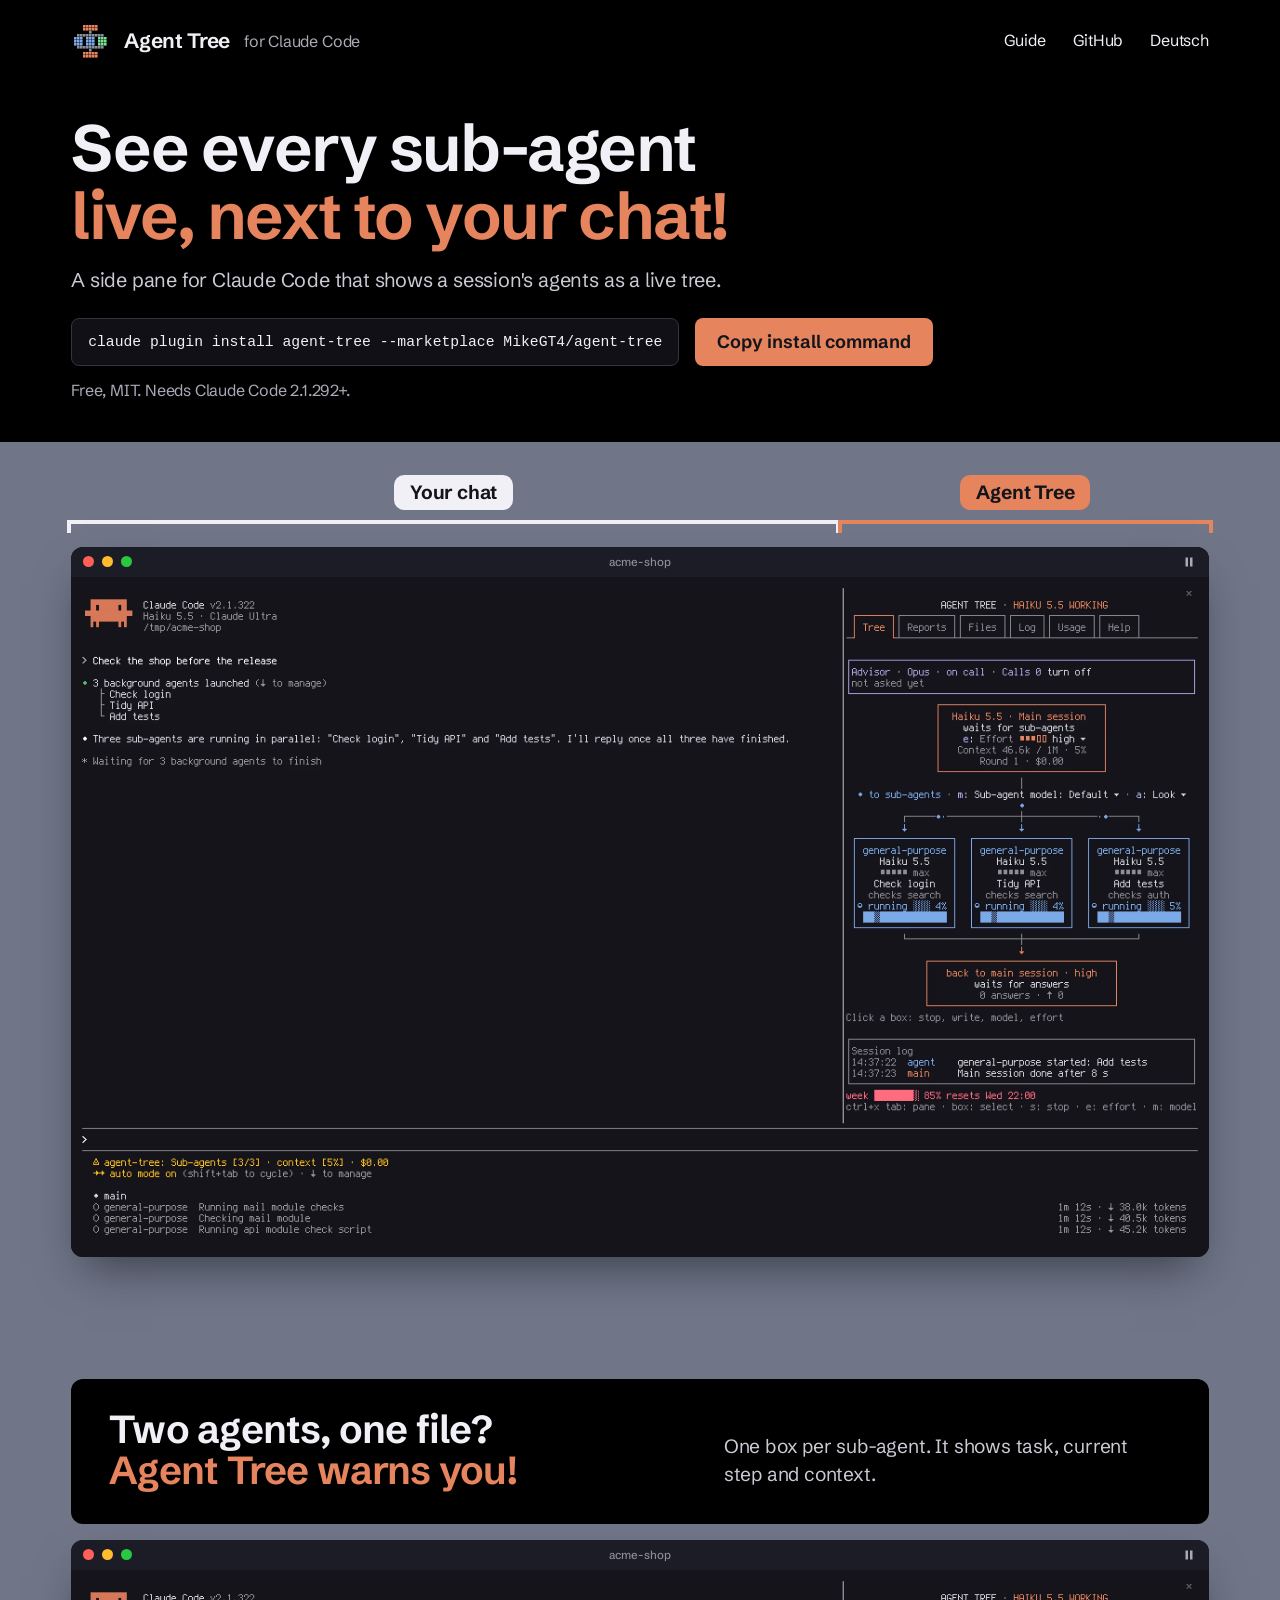
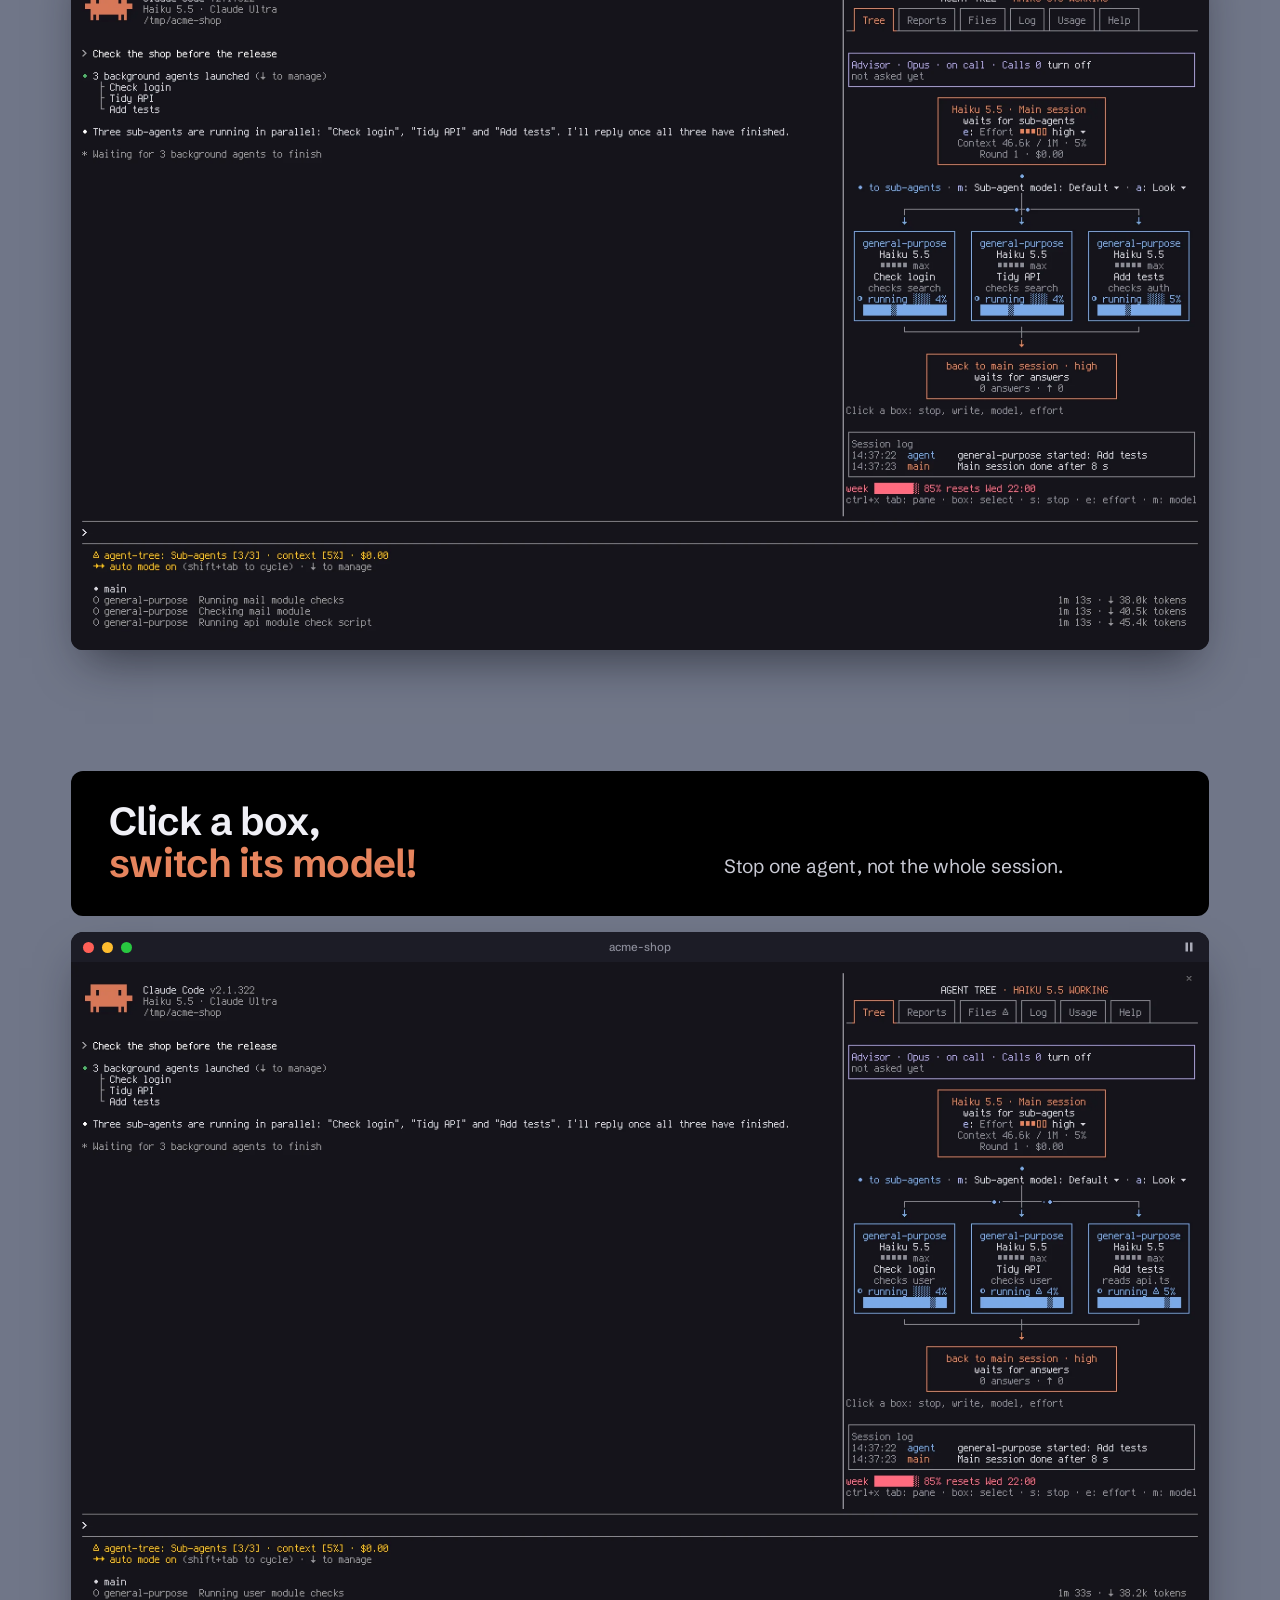
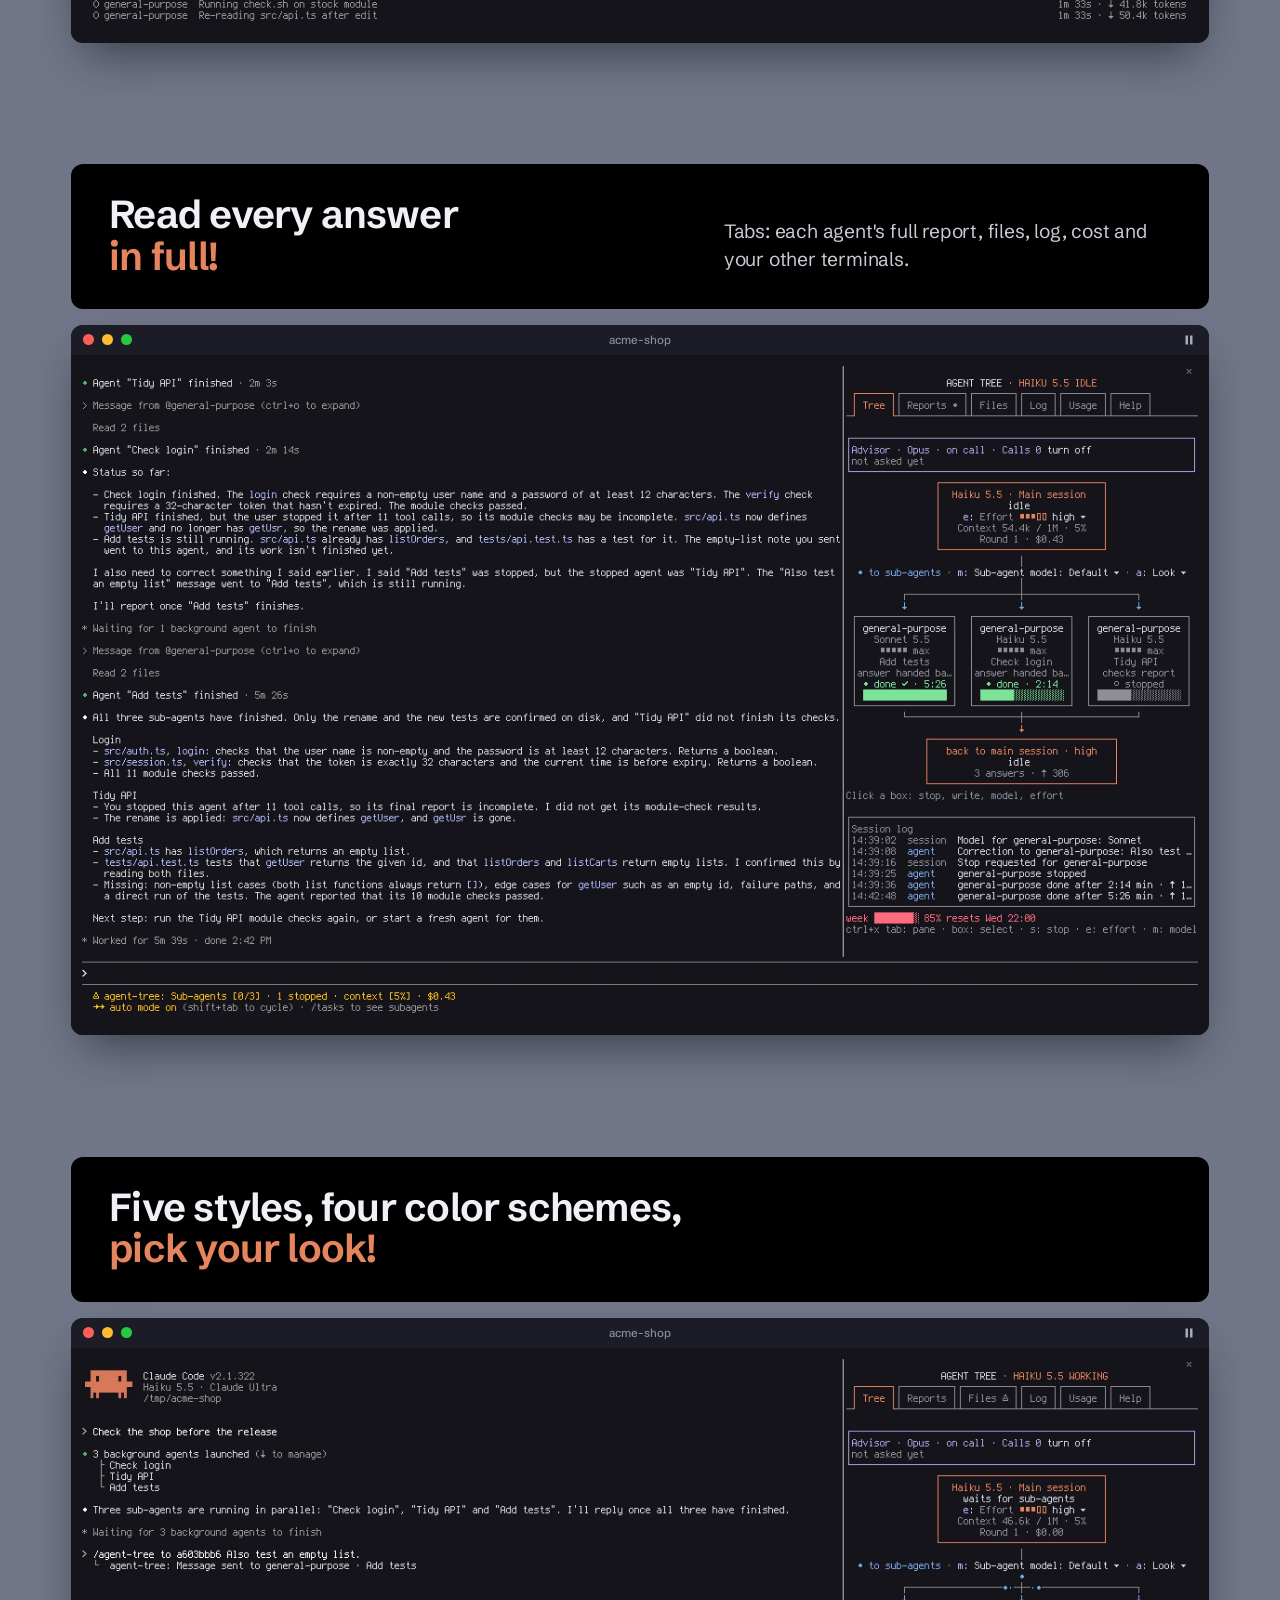
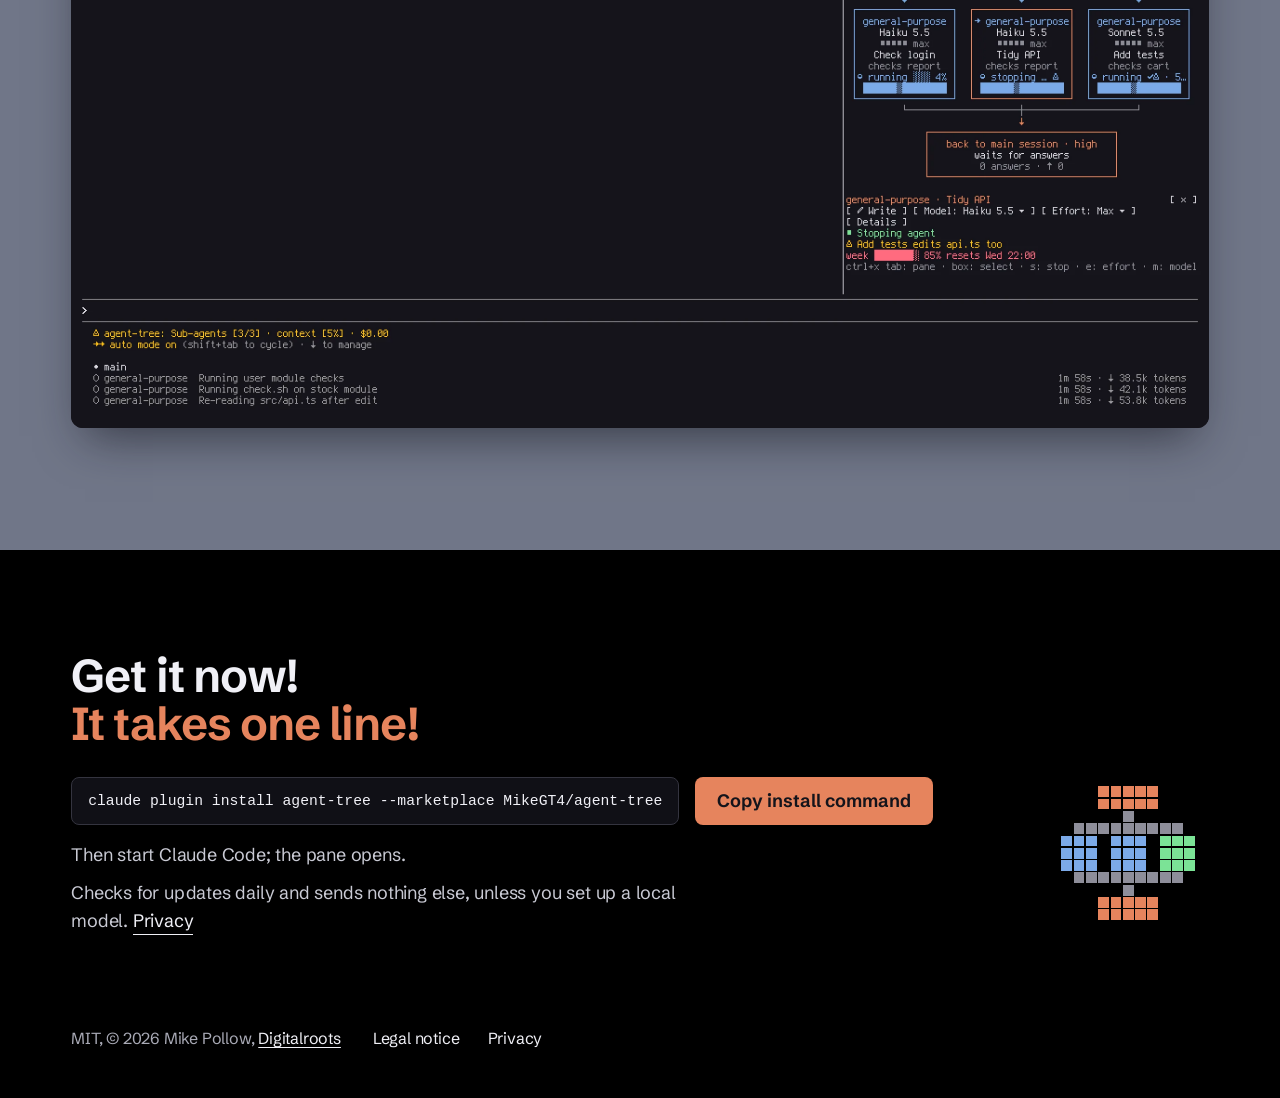
<file: index.html>
<!doctype html>
<!-- © 2026 Mike Pollow, Digitalroots. Alle Rechte vorbehalten. -->
<html lang="en">
<head>
<meta charset="utf-8">
<meta name="viewport" content="width=device-width, initial-scale=1">
<title>Agent Tree: side pane for Claude Code sub-agents</title>
<meta name="description" content="Agent Tree is a free side pane for Claude Code. It shows a session's agents as a live tree, warns when two agents change one file and lets you stop, correct or re-model each one.">
<meta name="theme-color" content="#000000">
<link rel="canonical" href="https://mikegt4.github.io/agent-tree/">
<link rel="alternate" hreflang="en" href="https://mikegt4.github.io/agent-tree/">
<link rel="alternate" hreflang="de" href="https://mikegt4.github.io/agent-tree/de/">
<link rel="alternate" hreflang="x-default" href="https://mikegt4.github.io/agent-tree/">
<meta property="og:type" content="website">
<meta property="og:title" content="Agent Tree: see every sub-agent, live, next to your chat">
<meta property="og:description" content="A free side pane for Claude Code that shows a session's agents as a live tree.">
<meta property="og:url" content="https://mikegt4.github.io/agent-tree/">
<meta property="og:image" content="https://mikegt4.github.io/agent-tree/assets/media/vorschau.png">
<meta name="twitter:card" content="summary_large_image">
<link rel="icon" type="image/png" href="assets/media/favicon.png">
<link rel="preload" href="assets/fonts/schibsted-grotesk.woff2" as="font" type="font/woff2" crossorigin>
<link rel="stylesheet" href="assets/site.css">
</head>
<body>
<a class="sprung" href="#inhalt">Skip to content</a>
<header class="kopf">
  <a class="marke" href="./">
    <img src="assets/media/logo.png" width="39" height="39" alt="">
    <span class="marke-name">Agent Tree</span>
    <span class="marke-fuer">for Claude Code</span>
  </a>
  <nav class="wege" aria-label="Main">
    <a href="https://github.com/MikeGT4/agent-tree/blob/main/docs/GUIDE.md">Guide</a>
    <a href="https://github.com/MikeGT4/agent-tree">GitHub</a>
    <a href="de/" lang="de" hreflang="de">Deutsch</a>
  </nav>
</header>
<main id="inhalt" data-pause="Pause recording" data-weiter="Play recording">
  <section class="auftakt">
    <div class="auftakt-text">
      <h1><span>See every sub-agent</span> <span class="akzent">live, next to your chat!</span></h1>
      <p class="einstieg">A side pane for Claude Code that shows a session's agents as a live tree.</p>
      <div class="befehl">
        <code id="befehl-oben">claude plugin install agent-tree <span class="zusammen">--marketplace MikeGT4/agent-tree</span></code>
        <button type="button" class="knopf" data-kopie="befehl-oben" data-fertig="Copied">Copy install command</button>
        <p class="rand">Free, MIT. Needs Claude Code 2.1.292+.</p>
      </div>
    </div>
    <div class="buehne buehne-auftakt">
      <div class="buehne-innen">
      <div class="schilder" aria-hidden="true">
        <div class="schild-feld"><span class="schild">Your chat</span></div>
        <div class="schild-feld schild-feld-leiste"><span class="schild schild-orange">Agent Tree</span></div>
      </div>
      <figure class="fenster fenster-terminal">
        <div class="fensterleiste" aria-hidden="true"><i></i><i></i><i></i></div>
        <video class="film" muted loop playsinline preload="none" width="2448" height="1464" poster="assets/media/terminal-poster.webp" aria-label="Recording of a terminal: Claude Code on the left, Agent Tree on the right showing three running sub-agents">
          <source src="assets/media/terminal.mp4" type="video/mp4">
        </video>
      </figure>
      <figure class="fenster fenster-leiste">
        <div class="fensterleiste" aria-hidden="true"><i></i><i></i><i></i></div>
        <video class="film" muted loop playsinline preload="none" width="768" height="1152" poster="assets/media/leiste-poster.webp" aria-label="Recording of the Agent Tree pane with three running sub-agents">
          <source src="assets/media/leiste.mp4" type="video/mp4">
        </video>
      </figure>
      </div>
    </div>
  </section>

  <div class="szenen">
    <section class="szene">
      <div class="titel">
        <h2><span>Two agents, one file?</span> <span class="akzent">Agent Tree warns you!</span></h2>
        <p>One box per sub-agent. It shows task, current step and context.</p>
      </div>
      <figure class="fenster">
        <div class="fensterleiste" aria-hidden="true"><i></i><i></i><i></i></div>
        <video class="film film-breit" muted loop playsinline preload="none" width="2448" height="1464" poster="assets/media/warnung-breit-poster.webp" data-ruhebild="assets/media/warnung-breit-nah.webp" aria-label="Recording: the whole terminal, then a zoom into Agent Tree. Two of the three agent boxes get a warning sign, and the Files tab lists the file both agents change">
          <source src="assets/media/warnung-breit.mp4" type="video/mp4">
        </video>
        <video class="film film-hoch" muted loop playsinline preload="none" width="1188" height="1440" poster="assets/media/warnung-hoch-poster.webp" aria-label="Recording: the whole terminal, then Agent Tree alone. Two of the three agent boxes get a warning sign, and the Files tab lists the file both agents change">
          <source src="assets/media/warnung-hoch.mp4" type="video/mp4">
        </video>
      </figure>
    </section>
    <section class="szene">
      <div class="titel">
        <h2><span>Click a box,</span> <span class="akzent">switch its model!</span></h2>
        <p>Stop one agent, not the whole session.</p>
      </div>
      <figure class="fenster">
        <div class="fensterleiste" aria-hidden="true"><i></i><i></i><i></i></div>
        <video class="film film-breit" muted loop playsinline preload="none" width="2448" height="1464" poster="assets/media/hebel-breit-poster.webp" data-ruhebild="assets/media/hebel-breit-nah.webp" aria-label="Recording: the whole terminal, then a zoom into Agent Tree. A click selects an agent box, its model is switched, then another agent is stopped">
          <source src="assets/media/hebel-breit.mp4" type="video/mp4">
        </video>
        <video class="film film-hoch" muted loop playsinline preload="none" width="1188" height="1098" poster="assets/media/hebel-hoch-poster.webp" aria-label="Recording: the whole terminal, then Agent Tree alone. A click selects an agent box, its model is switched, then another agent is stopped">
          <source src="assets/media/hebel-hoch.mp4" type="video/mp4">
        </video>
      </figure>
    </section>
    <section class="szene">
      <div class="titel">
        <h2><span>Read every answer</span> <span class="akzent">in full!</span></h2>
        <p>Tabs: each agent's full report, files, log, cost and your other terminals.</p>
      </div>
      <figure class="fenster">
        <div class="fensterleiste" aria-hidden="true"><i></i><i></i><i></i></div>
        <video class="film film-breit" muted loop playsinline preload="none" width="2448" height="1464" poster="assets/media/berichte-breit-poster.webp" data-ruhebild="assets/media/berichte-breit-nah.webp" aria-label="Recording: the whole terminal, then a zoom into Agent Tree. The Reports tab opens and shows an agent's task and its complete answer">
          <source src="assets/media/berichte-breit.mp4" type="video/mp4">
        </video>
        <video class="film film-hoch" muted loop playsinline preload="none" width="1188" height="1440" poster="assets/media/berichte-hoch-poster.webp" aria-label="Recording: the whole terminal, then Agent Tree alone. The Reports tab opens and shows an agent's task and its complete answer">
          <source src="assets/media/berichte-hoch.mp4" type="video/mp4">
        </video>
      </figure>
    </section>
    <section class="szene">
      <div class="titel titel-allein">
        <h2><span>Five styles, four color schemes,</span> <span class="akzent">pick your look!</span></h2>
      </div>
      <figure class="fenster">
        <div class="fensterleiste" aria-hidden="true"><i></i><i></i><i></i></div>
        <video class="film film-breit" muted loop playsinline preload="none" width="2448" height="1464" poster="assets/media/aussehen-breit-poster.webp" data-ruhebild="assets/media/aussehen-breit-nah.webp" aria-label="Recording: the whole terminal, then a zoom into Agent Tree. The Look menu redraws the tree in three styles and two color schemes">
          <source src="assets/media/aussehen-breit.mp4" type="video/mp4">
        </video>
        <video class="film film-hoch" muted loop playsinline preload="none" width="1188" height="1440" poster="assets/media/aussehen-hoch-poster.webp" aria-label="Recording: the whole terminal, then Agent Tree alone. The Look menu redraws the tree in three styles and two color schemes">
          <source src="assets/media/aussehen-hoch.mp4" type="video/mp4">
        </video>
      </figure>
    </section>
  </div>

  <section class="einbau">
    <div class="einbau-text">
      <h2><span>Get it now!</span> <span class="akzent">It takes one line!</span></h2>
      <div class="befehl">
        <code id="befehl-unten">claude plugin install agent-tree <span class="zusammen">--marketplace MikeGT4/agent-tree</span></code>
        <button type="button" class="knopf" data-kopie="befehl-unten" data-fertig="Copied">Copy install command</button>
      </div>
      <p>Then start Claude Code; the pane opens.</p>
      <p>Checks for updates daily and sends nothing else, unless you set up a local model. <a href="privacy.html">Privacy</a></p>
    </div>
    <img class="siegel" src="assets/media/logo.png" width="104" height="104" alt="" loading="lazy">
  </section>
</main>
<footer class="fuss">
  <p>MIT, © 2026 Mike Pollow, <a href="https://www.digitalroots.de/en/leistungen/software/agent-tree/" target="_blank" rel="noopener">Digitalroots</a></p>
  <nav class="wege" aria-label="More">
    <a href="legal.html">Legal notice</a>
    <a href="privacy.html">Privacy</a>
  </nav>
</footer>
<p class="meldung" role="status" aria-live="polite"></p>
<script src="assets/site.js" defer></script>
</body>
</html>
</file>
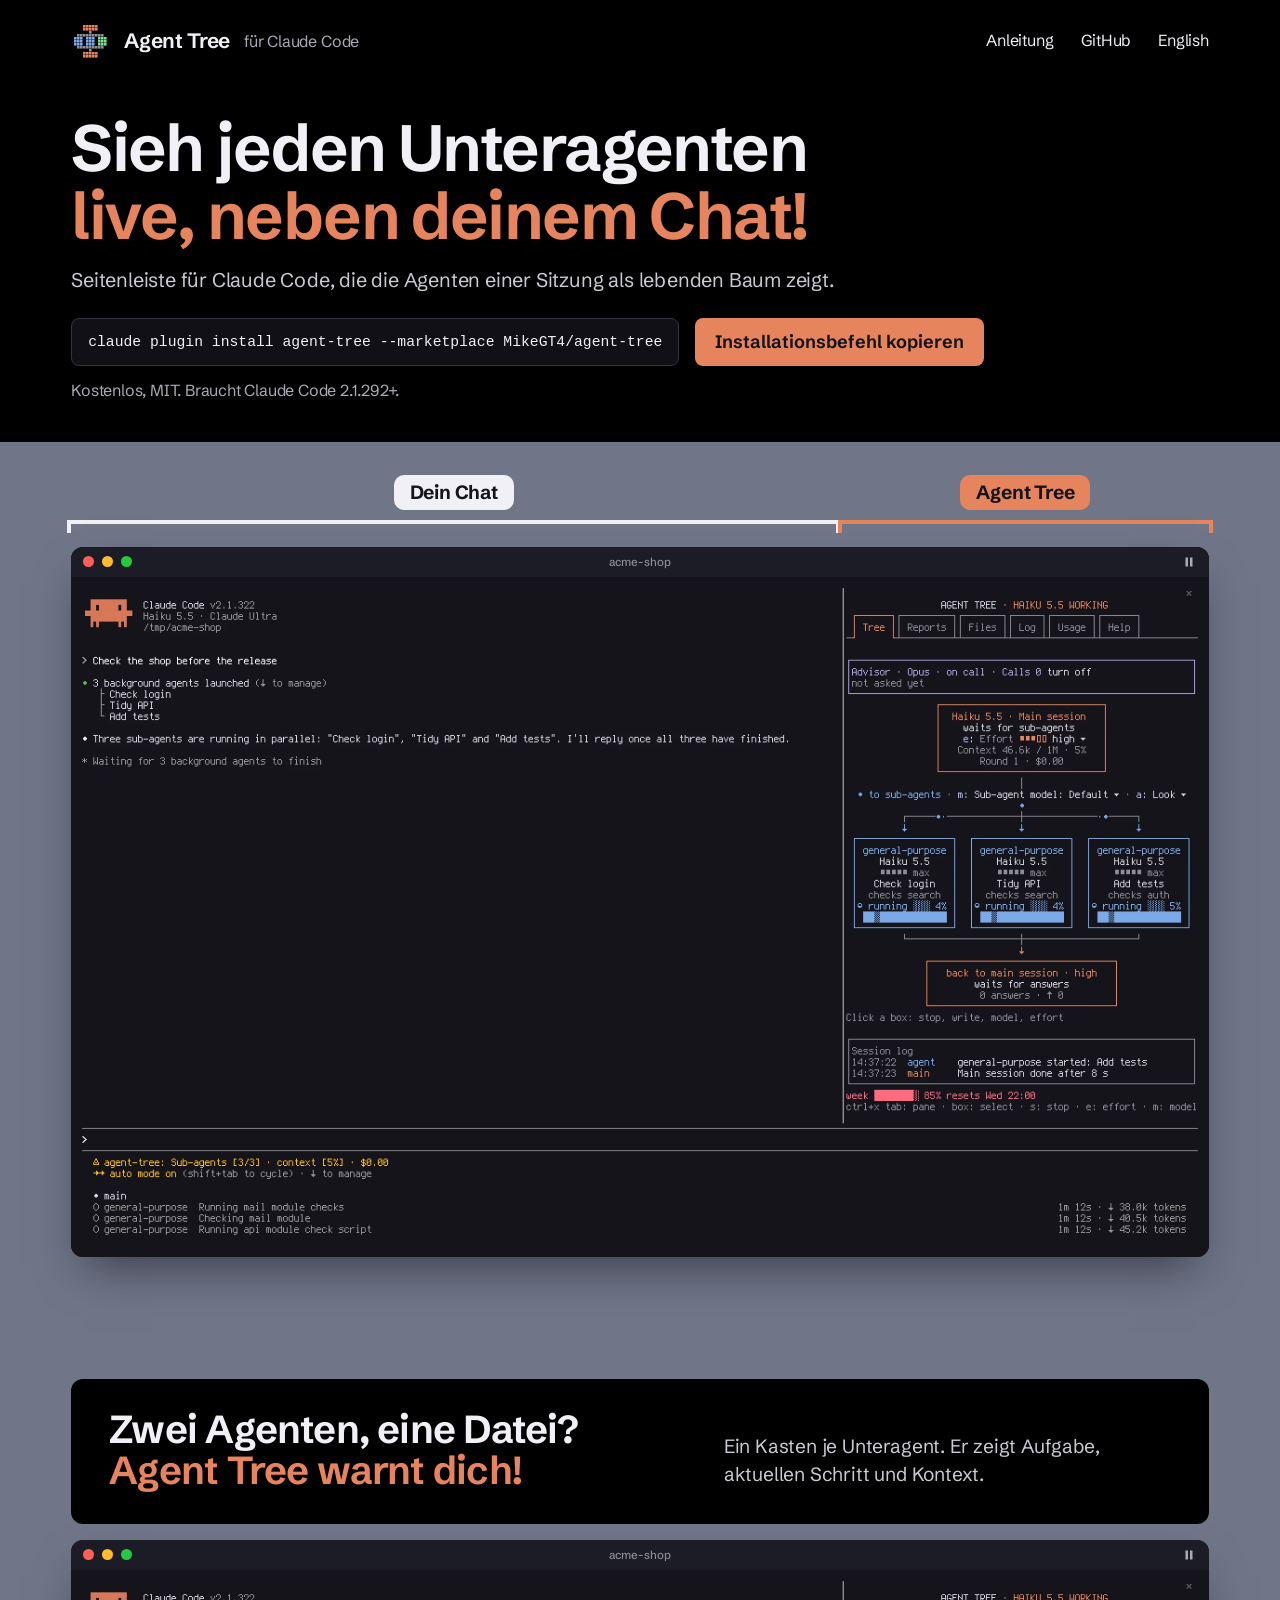
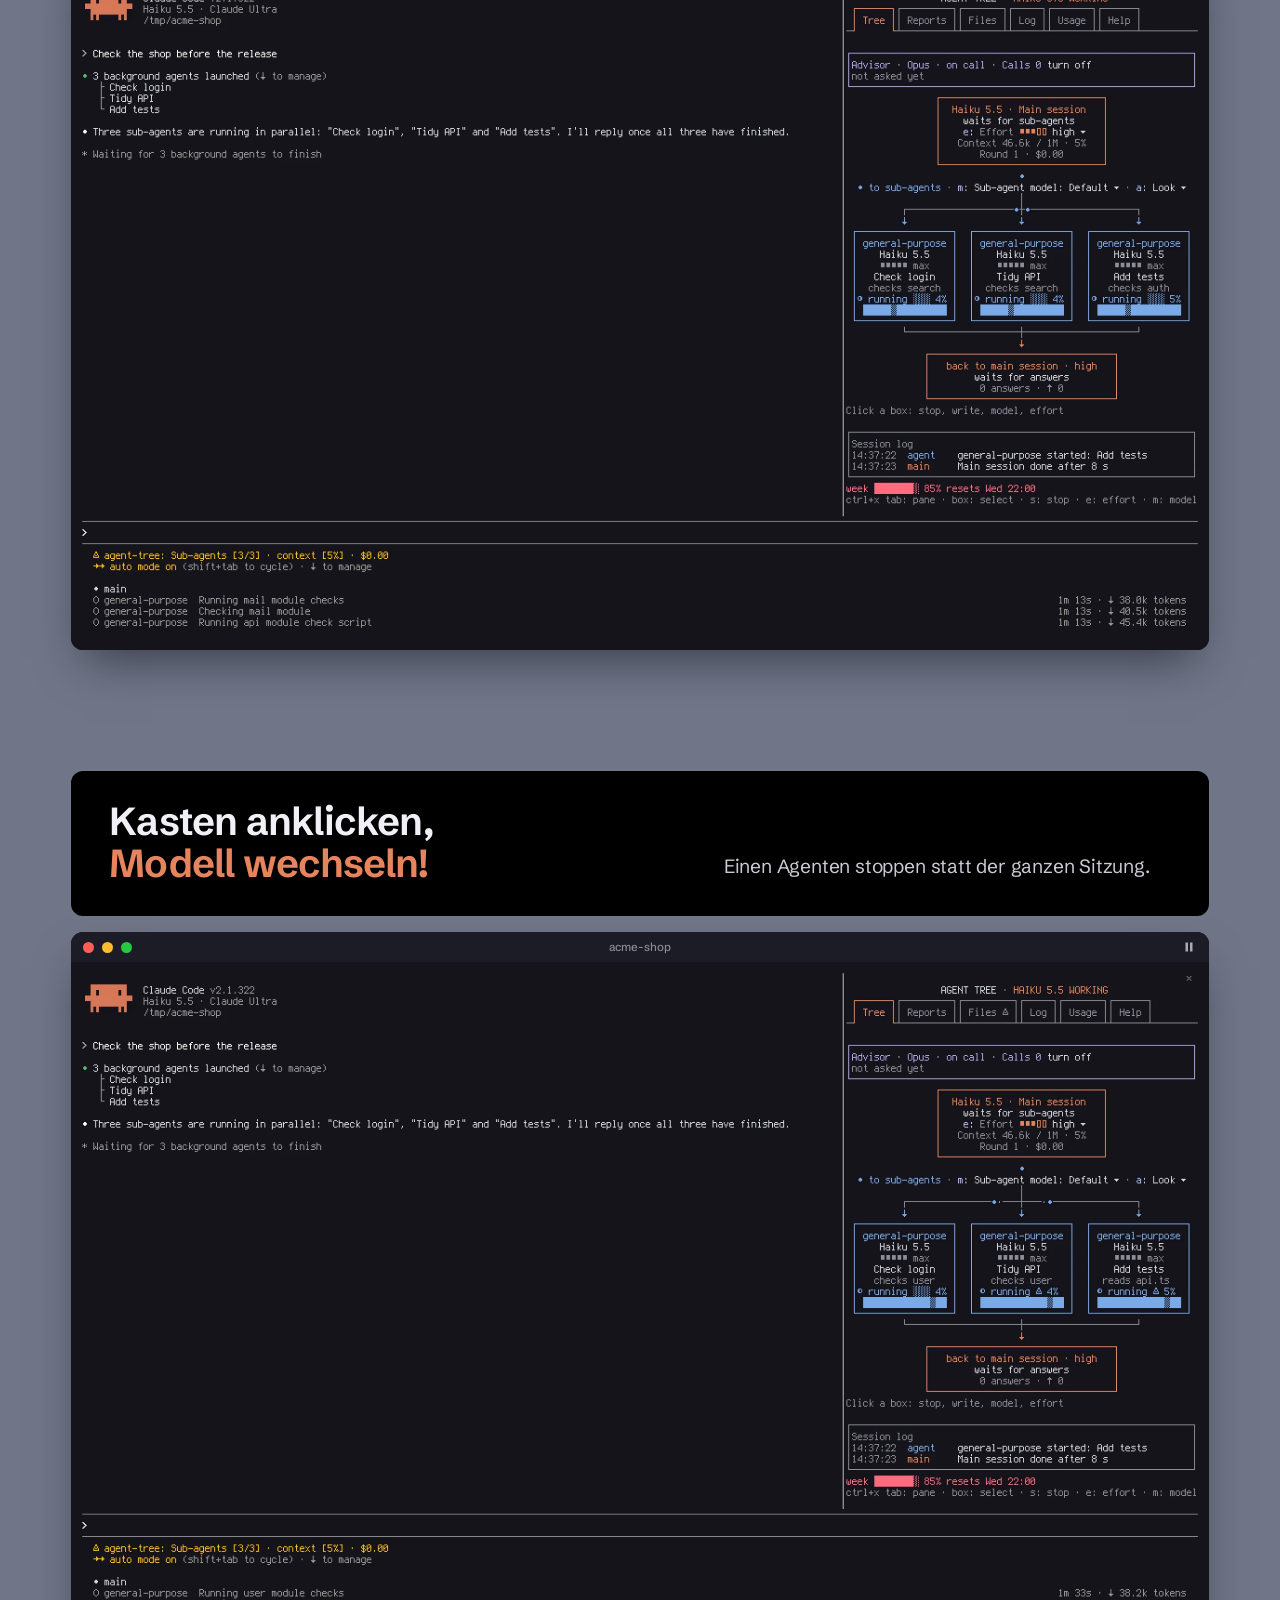
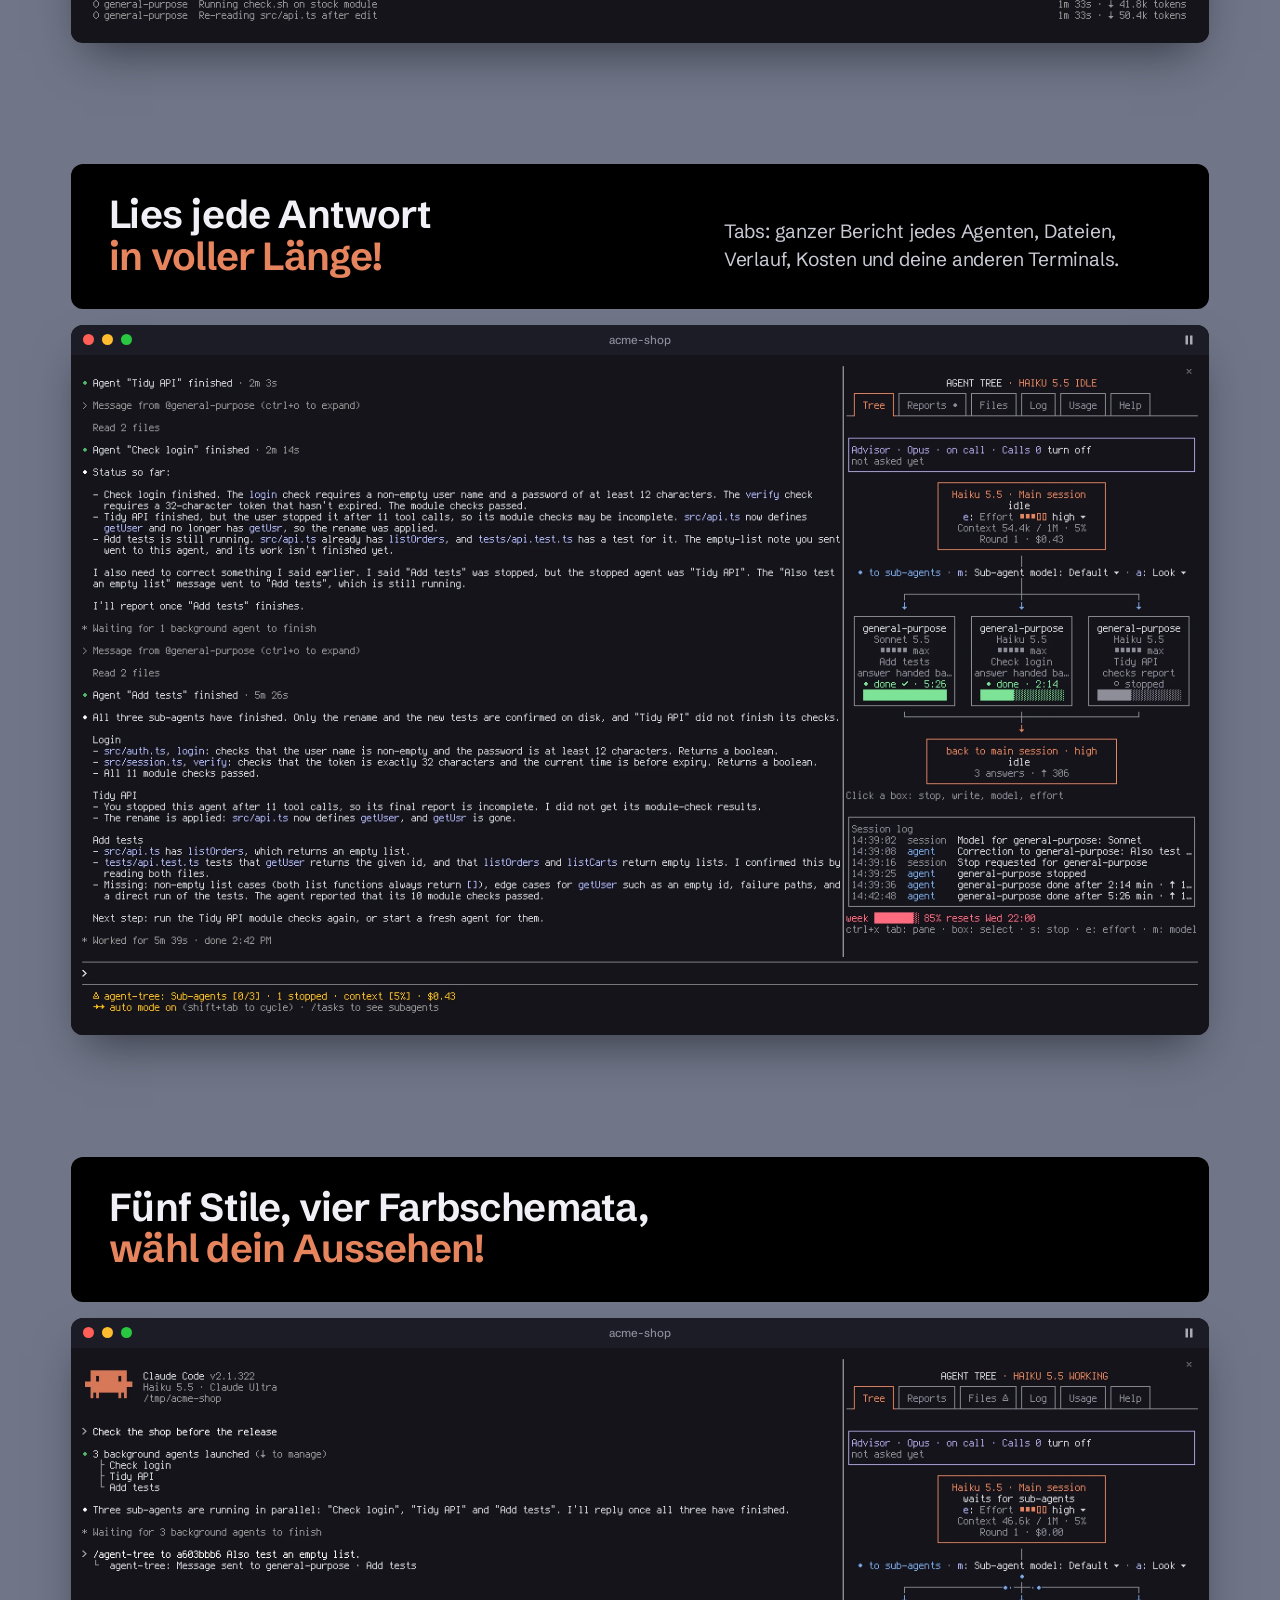
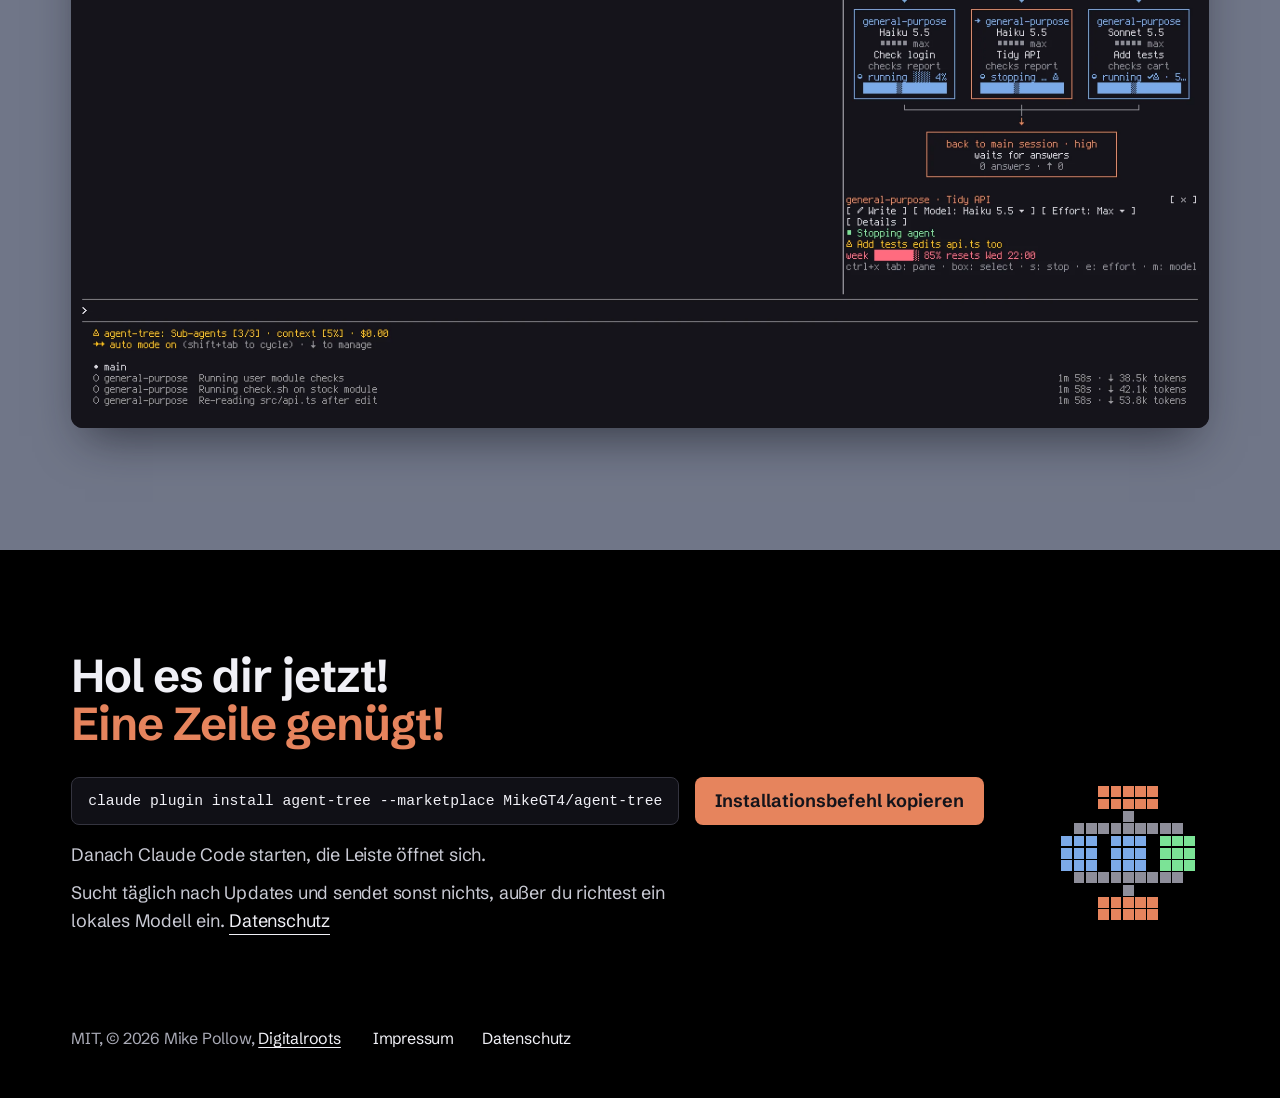
<file: de/index.html>
<!doctype html>
<!-- © 2026 Mike Pollow, Digitalroots. Alle Rechte vorbehalten. -->
<html lang="de">
<head>
<meta charset="utf-8">
<meta name="viewport" content="width=device-width, initial-scale=1">
<title>Agent Tree: Seitenleiste für Unteragenten in Claude Code</title>
<meta name="description" content="Agent Tree ist eine kostenlose Seitenleiste für Claude Code. Sie zeigt die Agenten einer Sitzung als lebenden Baum, warnt, wenn zwei Agenten dieselbe Datei ändern, und lässt dich jeden stoppen, korrigieren oder auf ein anderes Modell setzen.">
<meta name="theme-color" content="#000000">
<link rel="canonical" href="https://mikegt4.github.io/agent-tree/de/">
<link rel="alternate" hreflang="en" href="https://mikegt4.github.io/agent-tree/">
<link rel="alternate" hreflang="de" href="https://mikegt4.github.io/agent-tree/de/">
<link rel="alternate" hreflang="x-default" href="https://mikegt4.github.io/agent-tree/">
<meta property="og:type" content="website">
<meta property="og:title" content="Agent Tree: jeder Unteragent live neben deinem Chat">
<meta property="og:description" content="Kostenlose Seitenleiste für Claude Code, die die Agenten einer Sitzung als lebenden Baum zeigt.">
<meta property="og:url" content="https://mikegt4.github.io/agent-tree/de/">
<meta property="og:image" content="https://mikegt4.github.io/agent-tree/assets/media/vorschau.png">
<meta name="twitter:card" content="summary_large_image">
<link rel="icon" type="image/png" href="../assets/media/favicon.png">
<link rel="preload" href="../assets/fonts/schibsted-grotesk.woff2" as="font" type="font/woff2" crossorigin>
<link rel="stylesheet" href="../assets/site.css">
</head>
<body>
<a class="sprung" href="#inhalt">Zum Inhalt</a>
<header class="kopf">
  <a class="marke" href="./">
    <img src="../assets/media/logo.png" width="39" height="39" alt="">
    <span class="marke-name">Agent Tree</span>
    <span class="marke-fuer">für Claude Code</span>
  </a>
  <nav class="wege" aria-label="Hauptwege">
    <a href="https://github.com/MikeGT4/agent-tree/blob/main/docs/GUIDE.de.md">Anleitung</a>
    <a href="https://github.com/MikeGT4/agent-tree">GitHub</a>
    <a href="../" lang="en" hreflang="en">English</a>
  </nav>
</header>
<main id="inhalt" data-pause="Aufnahme anhalten" data-weiter="Aufnahme fortsetzen">
  <section class="auftakt">
    <div class="auftakt-text">
      <h1><span>Sieh jeden Unteragenten</span> <span class="akzent">live, neben deinem Chat!</span></h1>
      <p class="einstieg">Seitenleiste für Claude Code, die die Agenten einer Sitzung als lebenden Baum zeigt.</p>
      <div class="befehl">
        <code id="befehl-oben">claude plugin install agent-tree <span class="zusammen">--marketplace MikeGT4/agent-tree</span></code>
        <button type="button" class="knopf" data-kopie="befehl-oben" data-fertig="Kopiert">Installationsbefehl kopieren</button>
        <p class="rand">Kostenlos, MIT. Braucht Claude Code 2.1.292+.</p>
      </div>
    </div>
    <div class="buehne buehne-auftakt">
      <div class="buehne-innen">
      <div class="schilder" aria-hidden="true">
        <div class="schild-feld"><span class="schild">Dein Chat</span></div>
        <div class="schild-feld schild-feld-leiste"><span class="schild schild-orange">Agent Tree</span></div>
      </div>
      <figure class="fenster fenster-terminal">
        <div class="fensterleiste" aria-hidden="true"><i></i><i></i><i></i></div>
        <video class="film" muted loop playsinline preload="none" width="2448" height="1464" poster="../assets/media/terminal-poster.webp" aria-label="Aufnahme eines Terminals: links Claude Code, rechts Agent Tree mit drei laufenden Unteragenten">
          <source src="../assets/media/terminal.mp4" type="video/mp4">
        </video>
      </figure>
      <figure class="fenster fenster-leiste">
        <div class="fensterleiste" aria-hidden="true"><i></i><i></i><i></i></div>
        <video class="film" muted loop playsinline preload="none" width="768" height="1152" poster="../assets/media/leiste-poster.webp" aria-label="Aufnahme der Leiste von Agent Tree mit drei laufenden Unteragenten">
          <source src="../assets/media/leiste.mp4" type="video/mp4">
        </video>
      </figure>
      </div>
    </div>
  </section>

  <div class="szenen">
    <section class="szene">
      <div class="titel">
        <h2><span>Zwei Agenten, eine Datei?</span> <span class="akzent">Agent Tree warnt dich!</span></h2>
        <p>Ein Kasten je Unteragent. Er zeigt Aufgabe, aktuellen Schritt und Kontext.</p>
      </div>
      <figure class="fenster">
        <div class="fensterleiste" aria-hidden="true"><i></i><i></i><i></i></div>
        <video class="film film-breit" muted loop playsinline preload="none" width="2448" height="1464" poster="../assets/media/warnung-breit-poster.webp" data-ruhebild="../assets/media/warnung-breit-nah.webp" aria-label="Aufnahme: das ganze Terminal, dann ein Zoom auf Agent Tree. Zwei der drei Kästen bekommen ein Warnzeichen, der Tab Files zeigt die Datei, die beide Agenten ändern">
          <source src="../assets/media/warnung-breit.mp4" type="video/mp4">
        </video>
        <video class="film film-hoch" muted loop playsinline preload="none" width="1188" height="1440" poster="../assets/media/warnung-hoch-poster.webp" aria-label="Aufnahme: das ganze Terminal, dann Agent Tree allein. Zwei der drei Kästen bekommen ein Warnzeichen, der Tab Files zeigt die Datei, die beide Agenten ändern">
          <source src="../assets/media/warnung-hoch.mp4" type="video/mp4">
        </video>
      </figure>
    </section>
    <section class="szene">
      <div class="titel">
        <h2><span>Kasten anklicken,</span> <span class="akzent">Modell wechseln!</span></h2>
        <p>Einen Agenten stoppen statt der ganzen Sitzung.</p>
      </div>
      <figure class="fenster">
        <div class="fensterleiste" aria-hidden="true"><i></i><i></i><i></i></div>
        <video class="film film-breit" muted loop playsinline preload="none" width="2448" height="1464" poster="../assets/media/hebel-breit-poster.webp" data-ruhebild="../assets/media/hebel-breit-nah.webp" aria-label="Aufnahme: das ganze Terminal, dann ein Zoom auf Agent Tree. Ein Klick wählt einen Kasten, sein Modell wird gewechselt, danach wird ein anderer Agent gestoppt">
          <source src="../assets/media/hebel-breit.mp4" type="video/mp4">
        </video>
        <video class="film film-hoch" muted loop playsinline preload="none" width="1188" height="1098" poster="../assets/media/hebel-hoch-poster.webp" aria-label="Aufnahme: das ganze Terminal, dann Agent Tree allein. Ein Klick wählt einen Kasten, sein Modell wird gewechselt, danach wird ein anderer Agent gestoppt">
          <source src="../assets/media/hebel-hoch.mp4" type="video/mp4">
        </video>
      </figure>
    </section>
    <section class="szene">
      <div class="titel">
        <h2><span>Lies jede Antwort</span> <span class="akzent">in voller Länge!</span></h2>
        <p>Tabs: ganzer Bericht jedes Agenten, Dateien, Verlauf, Kosten und deine anderen Terminals.</p>
      </div>
      <figure class="fenster">
        <div class="fensterleiste" aria-hidden="true"><i></i><i></i><i></i></div>
        <video class="film film-breit" muted loop playsinline preload="none" width="2448" height="1464" poster="../assets/media/berichte-breit-poster.webp" data-ruhebild="../assets/media/berichte-breit-nah.webp" aria-label="Aufnahme: das ganze Terminal, dann ein Zoom auf Agent Tree. Der Tab Reports öffnet sich und zeigt Aufgabe und ganze Antwort eines Agenten">
          <source src="../assets/media/berichte-breit.mp4" type="video/mp4">
        </video>
        <video class="film film-hoch" muted loop playsinline preload="none" width="1188" height="1440" poster="../assets/media/berichte-hoch-poster.webp" aria-label="Aufnahme: das ganze Terminal, dann Agent Tree allein. Der Tab Reports öffnet sich und zeigt Aufgabe und ganze Antwort eines Agenten">
          <source src="../assets/media/berichte-hoch.mp4" type="video/mp4">
        </video>
      </figure>
    </section>
    <section class="szene">
      <div class="titel titel-allein">
        <h2><span>Fünf Stile, vier Farbschemata,</span> <span class="akzent">wähl dein Aussehen!</span></h2>
      </div>
      <figure class="fenster">
        <div class="fensterleiste" aria-hidden="true"><i></i><i></i><i></i></div>
        <video class="film film-breit" muted loop playsinline preload="none" width="2448" height="1464" poster="../assets/media/aussehen-breit-poster.webp" data-ruhebild="../assets/media/aussehen-breit-nah.webp" aria-label="Aufnahme: das ganze Terminal, dann ein Zoom auf Agent Tree. Das Menü Look zeichnet den Baum in drei Stilen und zwei Farbschemata neu">
          <source src="../assets/media/aussehen-breit.mp4" type="video/mp4">
        </video>
        <video class="film film-hoch" muted loop playsinline preload="none" width="1188" height="1440" poster="../assets/media/aussehen-hoch-poster.webp" aria-label="Aufnahme: das ganze Terminal, dann Agent Tree allein. Das Menü Look zeichnet den Baum in drei Stilen und zwei Farbschemata neu">
          <source src="../assets/media/aussehen-hoch.mp4" type="video/mp4">
        </video>
      </figure>
    </section>
  </div>

  <section class="einbau">
    <div class="einbau-text">
      <h2><span>Hol es dir jetzt!</span> <span class="akzent">Eine Zeile genügt!</span></h2>
      <div class="befehl">
        <code id="befehl-unten">claude plugin install agent-tree <span class="zusammen">--marketplace MikeGT4/agent-tree</span></code>
        <button type="button" class="knopf" data-kopie="befehl-unten" data-fertig="Kopiert">Installationsbefehl kopieren</button>
      </div>
      <p>Danach Claude Code starten, die Leiste öffnet sich.</p>
      <p>Sucht täglich nach Updates und sendet sonst nichts, außer du richtest ein lokales Modell ein. <a href="datenschutz.html">Datenschutz</a></p>
    </div>
    <img class="siegel" src="../assets/media/logo.png" width="104" height="104" alt="" loading="lazy">
  </section>
</main>
<footer class="fuss">
  <p>MIT, © 2026 Mike Pollow, <a href="https://www.digitalroots.de/leistungen/software/agent-tree/" target="_blank" rel="noopener">Digitalroots</a></p>
  <nav class="wege" aria-label="Weiteres">
    <a href="impressum.html">Impressum</a>
    <a href="datenschutz.html">Datenschutz</a>
  </nav>
</footer>
<p class="meldung" role="status" aria-live="polite"></p>
<script src="../assets/site.js" defer></script>
</body>
</html>
</file>
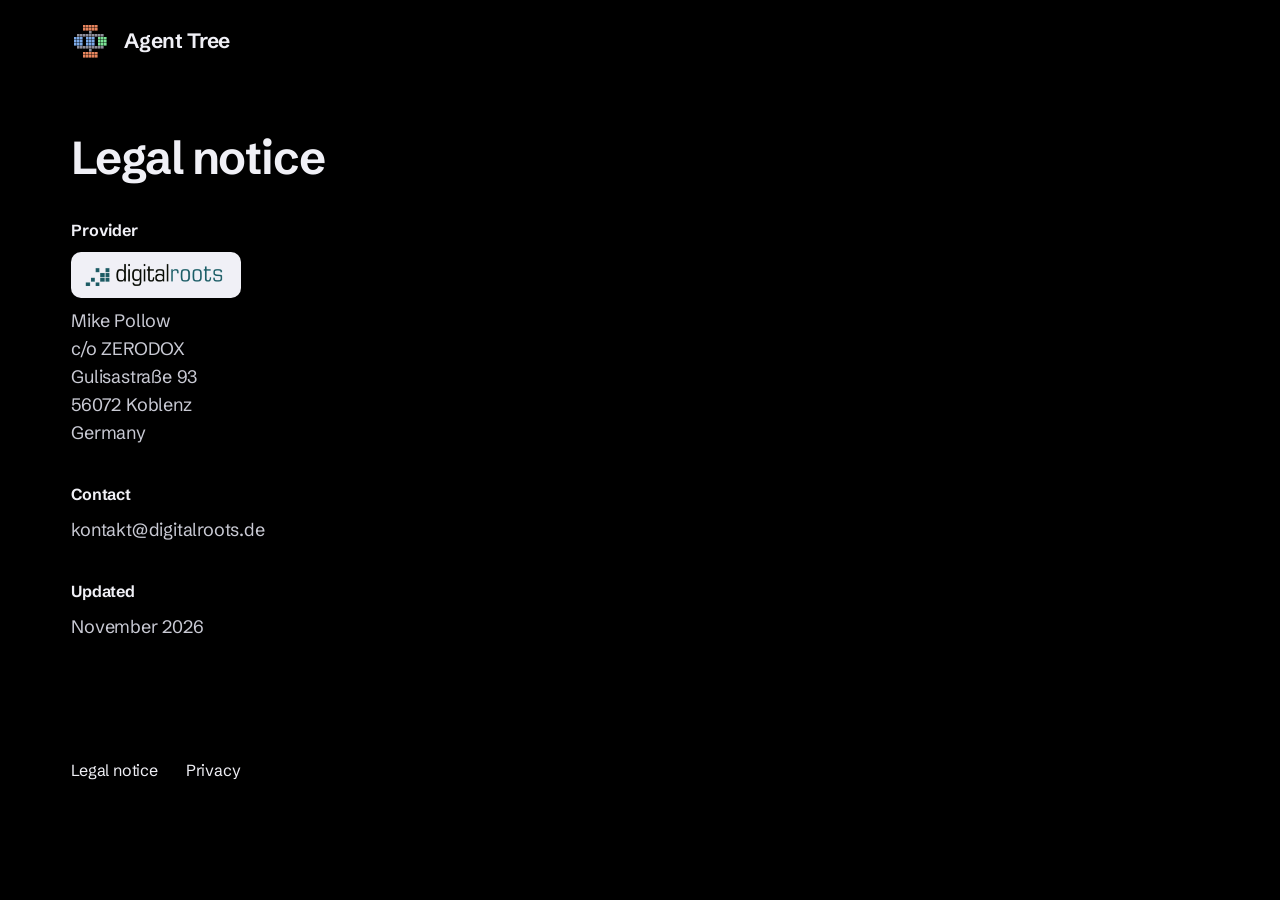
<file: legal.html>
<!doctype html>
<!-- © 2026 Mike Pollow, Digitalroots. Alle Rechte vorbehalten. -->
<html lang="en">
<head>
<meta charset="utf-8">
<meta name="viewport" content="width=device-width, initial-scale=1">
<title>Legal notice · Agent Tree</title>
<meta name="description" content="Provider and contact for the Agent Tree site.">
<meta name="robots" content="noindex">
<meta name="theme-color" content="#000000">
<link rel="canonical" href="https://mikegt4.github.io/agent-tree/legal.html">
<link rel="icon" type="image/png" href="assets/media/favicon.png">
<link rel="preload" href="assets/fonts/schibsted-grotesk.woff2" as="font" type="font/woff2" crossorigin>
<link rel="stylesheet" href="assets/site.css">
</head>
<body>
<a class="sprung" href="#inhalt">Skip to content</a>
<header class="kopf">
  <a class="marke" href="./">
    <img src="assets/media/logo.png" width="39" height="39" alt="">
    <span class="marke-name">Agent Tree</span>
  </a>
</header>
<main id="inhalt" class="recht">
  <h1>Legal notice</h1>
  <h2>Provider</h2>
  <p><a class="firmenschild" href="https://www.digitalroots.de/"><img src="assets/media/digitalroots.png" width="148" height="28" alt="Digitalroots"></a></p>
  <p>Mike Pollow<br>c/o ZERODOX<br>Gulisastraße 93<br>56072 Koblenz<br>Germany</p>
  <h2>Contact</h2>
  <p><span data-post>k<span class="tarn" aria-hidden="true">ausfiltern</span>ontakt&#64;digitalro<span class="tarn" aria-hidden="true">.invalid</span>ots.de</span></p>
  <h2>Updated</h2>
  <p>November 2026</p>
</main>
<footer class="fuss">
  <nav class="wege" aria-label="More">
    <a href="legal.html">Legal notice</a>
    <a href="privacy.html">Privacy</a>
  </nav>
</footer>
</body>
</html>
</file>
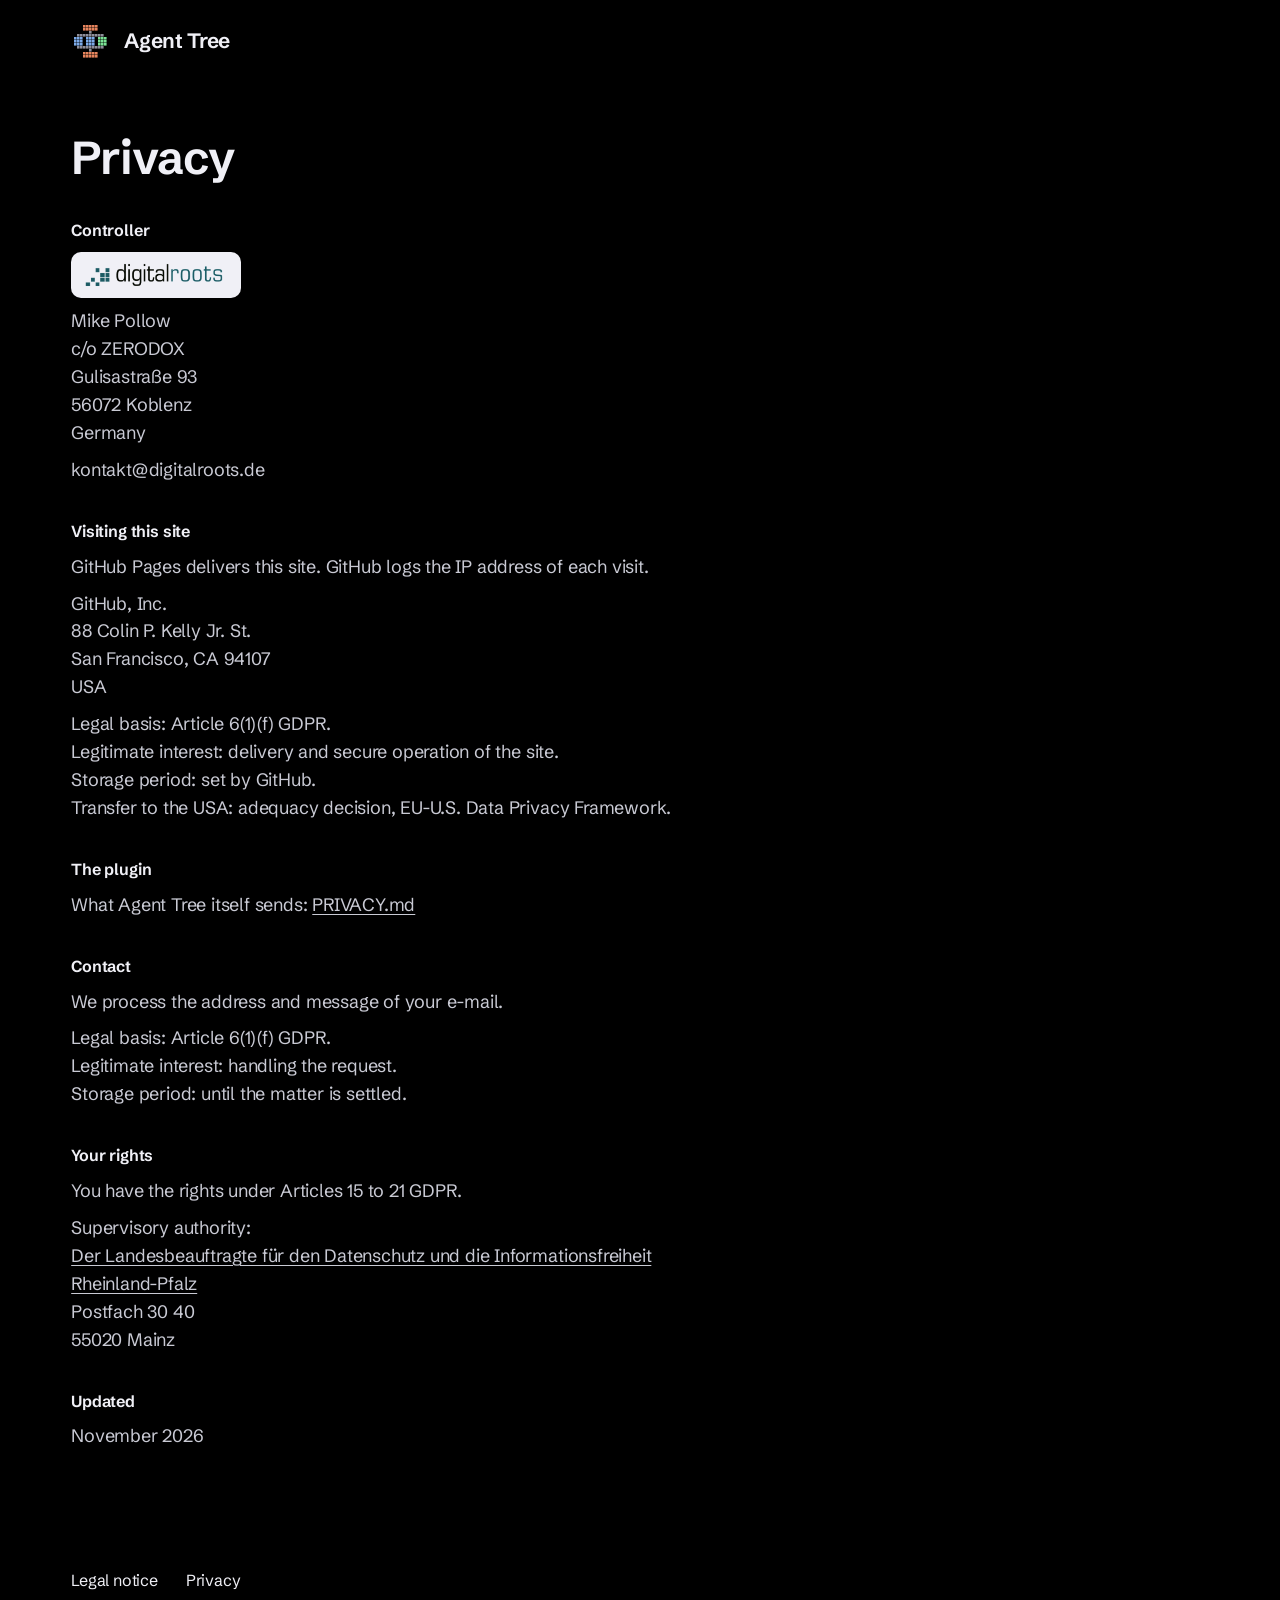
<file: privacy.html>
<!doctype html>
<!-- © 2026 Mike Pollow, Digitalroots. Alle Rechte vorbehalten. -->
<html lang="en">
<head>
<meta charset="utf-8">
<meta name="viewport" content="width=device-width, initial-scale=1">
<title>Privacy · Agent Tree</title>
<meta name="description" content="What the Agent Tree site processes when you visit it.">
<meta name="robots" content="noindex">
<meta name="theme-color" content="#000000">
<link rel="canonical" href="https://mikegt4.github.io/agent-tree/privacy.html">
<link rel="icon" type="image/png" href="assets/media/favicon.png">
<link rel="preload" href="assets/fonts/schibsted-grotesk.woff2" as="font" type="font/woff2" crossorigin>
<link rel="stylesheet" href="assets/site.css">
</head>
<body>
<a class="sprung" href="#inhalt">Skip to content</a>
<header class="kopf">
  <a class="marke" href="./">
    <img src="assets/media/logo.png" width="39" height="39" alt="">
    <span class="marke-name">Agent Tree</span>
  </a>
</header>
<main id="inhalt" class="recht">
  <h1>Privacy</h1>
  <h2>Controller</h2>
  <p><a class="firmenschild" href="https://www.digitalroots.de/"><img src="assets/media/digitalroots.png" width="148" height="28" alt="Digitalroots"></a></p>
  <p>Mike Pollow<br>c/o ZERODOX<br>Gulisastraße 93<br>56072 Koblenz<br>Germany</p>
  <p><span data-post>k<span class="tarn" aria-hidden="true">ausfiltern</span>ontakt&#64;digitalro<span class="tarn" aria-hidden="true">.invalid</span>ots.de</span></p>
  <h2>Visiting this site</h2>
  <p>GitHub Pages delivers this site. GitHub logs the IP address of each visit.</p>
  <p>GitHub, Inc.<br>88 Colin P. Kelly Jr. St.<br>San Francisco, CA 94107<br>USA</p>
  <p>Legal basis: Article 6(1)(f) GDPR.<br>Legitimate interest: delivery and secure operation of the site.<br>Storage period: set by GitHub.<br>Transfer to the USA: adequacy decision, EU-U.S. Data Privacy Framework.</p>
  <h2>The plugin</h2>
  <p>What Agent Tree itself sends: <a href="https://github.com/MikeGT4/agent-tree/blob/main/PRIVACY.md">PRIVACY.md</a></p>
  <h2>Contact</h2>
  <p>We process the address and message of your e-mail.</p>
  <p>Legal basis: Article 6(1)(f) GDPR.<br>Legitimate interest: handling the request.<br>Storage period: until the matter is settled.</p>
  <h2>Your rights</h2>
  <p>You have the rights under Articles 15 to 21 GDPR.</p>
  <p>Supervisory authority:<br><a href="https://www.datenschutz.rlp.de/">Der Landesbeauftragte für den Datenschutz und die Informationsfreiheit Rheinland-Pfalz</a><br>Postfach 30 40<br>55020 Mainz</p>
  <h2>Updated</h2>
  <p>November 2026</p>
</main>
<footer class="fuss">
  <nav class="wege" aria-label="More">
    <a href="legal.html">Legal notice</a>
    <a href="privacy.html">Privacy</a>
  </nav>
</footer>
</body>
</html>
</file>
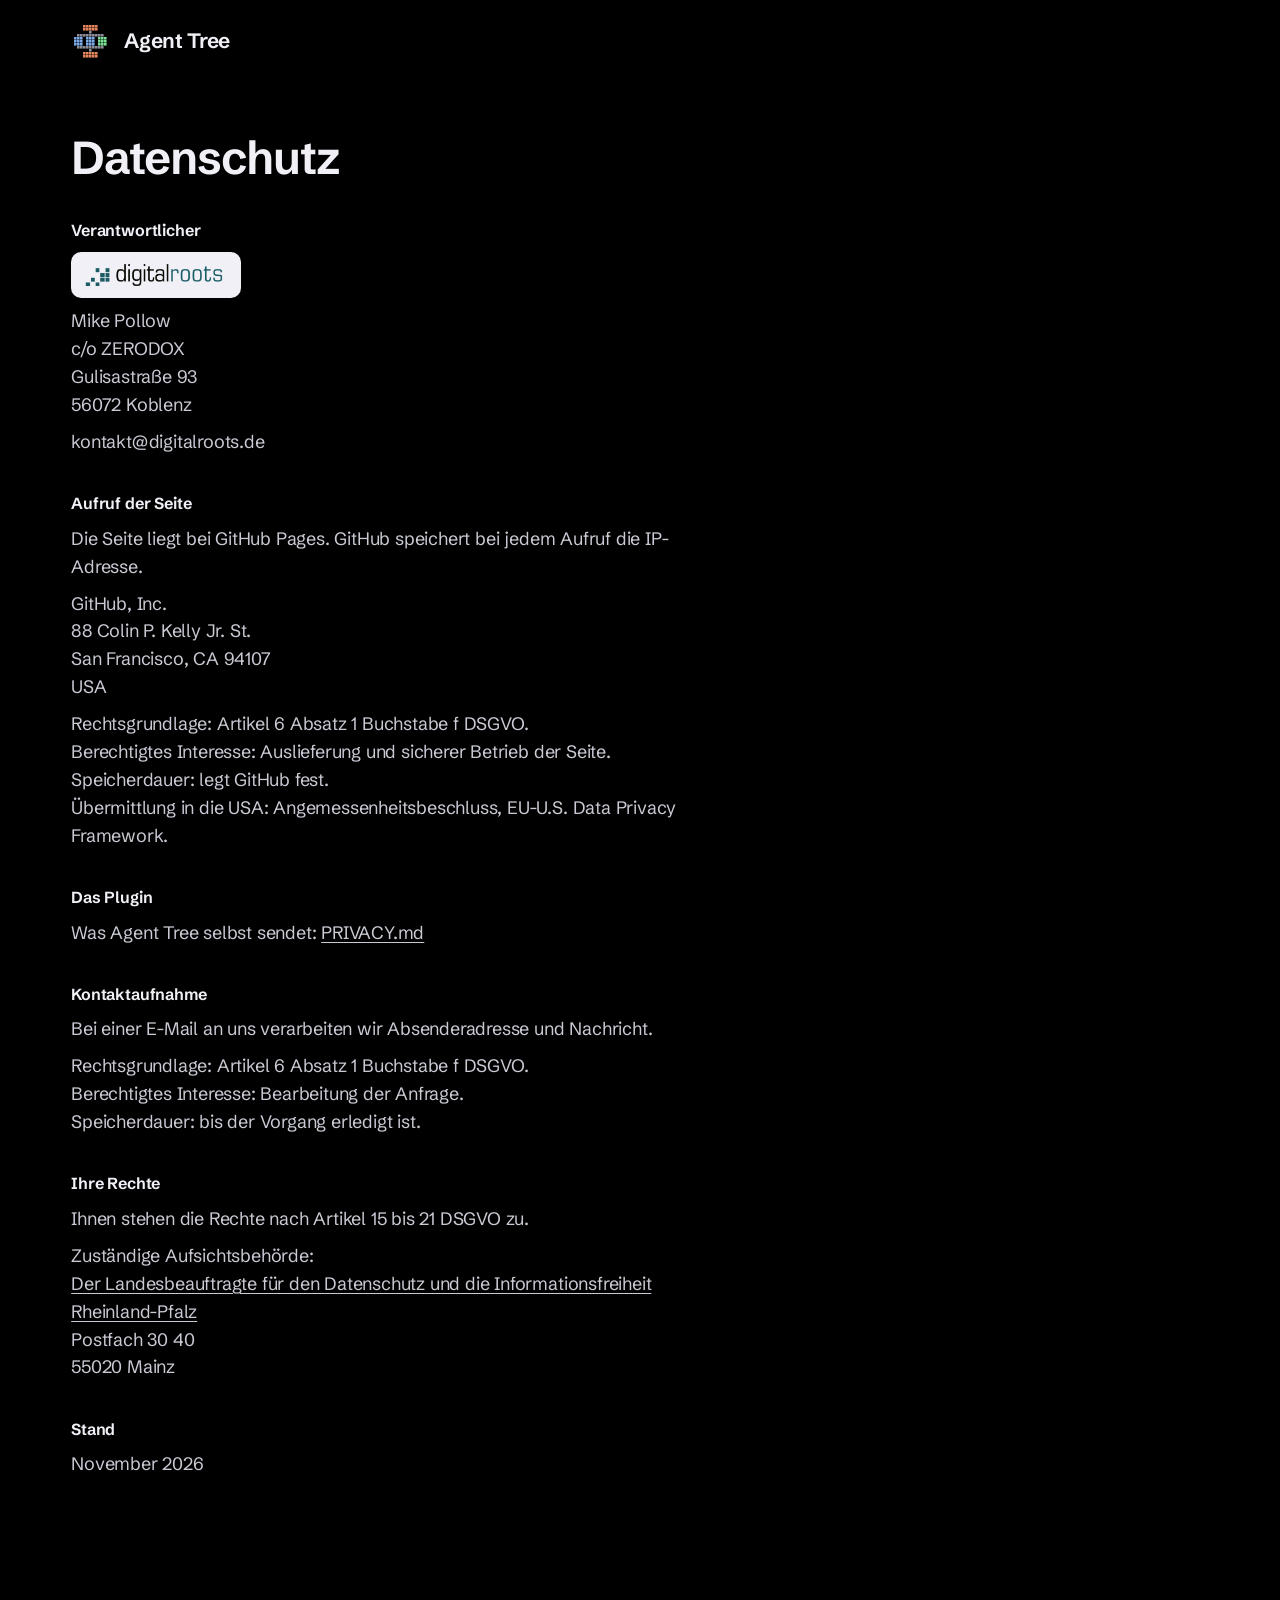
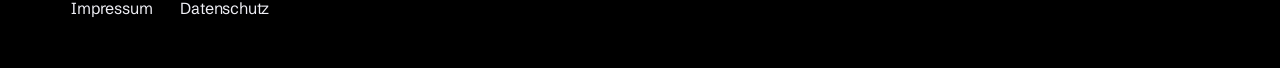
<file: de/datenschutz.html>
<!doctype html>
<!-- © 2026 Mike Pollow, Digitalroots. Alle Rechte vorbehalten. -->
<html lang="de">
<head>
<meta charset="utf-8">
<meta name="viewport" content="width=device-width, initial-scale=1">
<title>Datenschutz · Agent Tree</title>
<meta name="description" content="Was die Seite von Agent Tree beim Aufruf verarbeitet.">
<meta name="robots" content="noindex">
<meta name="theme-color" content="#000000">
<link rel="canonical" href="https://mikegt4.github.io/agent-tree/de/datenschutz.html">
<link rel="icon" type="image/png" href="../assets/media/favicon.png">
<link rel="preload" href="../assets/fonts/schibsted-grotesk.woff2" as="font" type="font/woff2" crossorigin>
<link rel="stylesheet" href="../assets/site.css">
</head>
<body>
<a class="sprung" href="#inhalt">Zum Inhalt</a>
<header class="kopf">
  <a class="marke" href="./">
    <img src="../assets/media/logo.png" width="39" height="39" alt="">
    <span class="marke-name">Agent Tree</span>
  </a>
</header>
<main id="inhalt" class="recht">
  <h1>Datenschutz</h1>
  <h2>Verantwortlicher</h2>
  <p><a class="firmenschild" href="https://www.digitalroots.de/"><img src="../assets/media/digitalroots.png" width="148" height="28" alt="Digitalroots"></a></p>
  <p>Mike Pollow<br>c/o ZERODOX<br>Gulisastraße 93<br>56072 Koblenz</p>
  <p><span data-post>k<span class="tarn" aria-hidden="true">ausfiltern</span>ontakt&#64;digitalro<span class="tarn" aria-hidden="true">.invalid</span>ots.de</span></p>
  <h2>Aufruf der Seite</h2>
  <p>Die Seite liegt bei GitHub Pages. GitHub speichert bei jedem Aufruf die IP-Adresse.</p>
  <p>GitHub, Inc.<br>88 Colin P. Kelly Jr. St.<br>San Francisco, CA 94107<br>USA</p>
  <p>Rechtsgrundlage: Artikel 6 Absatz 1 Buchstabe f DSGVO.<br>Berechtigtes Interesse: Auslieferung und sicherer Betrieb der Seite.<br>Speicherdauer: legt GitHub fest.<br>Übermittlung in die USA: Angemessenheitsbeschluss, EU-U.S. Data Privacy Framework.</p>
  <h2>Das Plugin</h2>
  <p>Was Agent Tree selbst sendet: <a href="https://github.com/MikeGT4/agent-tree/blob/main/PRIVACY.md">PRIVACY.md</a></p>
  <h2>Kontaktaufnahme</h2>
  <p>Bei einer E-Mail an uns verarbeiten wir Absenderadresse und Nachricht.</p>
  <p>Rechtsgrundlage: Artikel 6 Absatz 1 Buchstabe f DSGVO.<br>Berechtigtes Interesse: Bearbeitung der Anfrage.<br>Speicherdauer: bis der Vorgang erledigt ist.</p>
  <h2>Ihre Rechte</h2>
  <p>Ihnen stehen die Rechte nach Artikel 15 bis 21 DSGVO zu.</p>
  <p>Zuständige Aufsichtsbehörde:<br><a href="https://www.datenschutz.rlp.de/">Der Landesbeauftragte für den Datenschutz und die Informationsfreiheit Rheinland-Pfalz</a><br>Postfach 30 40<br>55020 Mainz</p>
  <h2>Stand</h2>
  <p>November 2026</p>
</main>
<footer class="fuss">
  <nav class="wege" aria-label="Weiteres">
    <a href="impressum.html">Impressum</a>
    <a href="datenschutz.html">Datenschutz</a>
  </nav>
</footer>
</body>
</html>
</file>
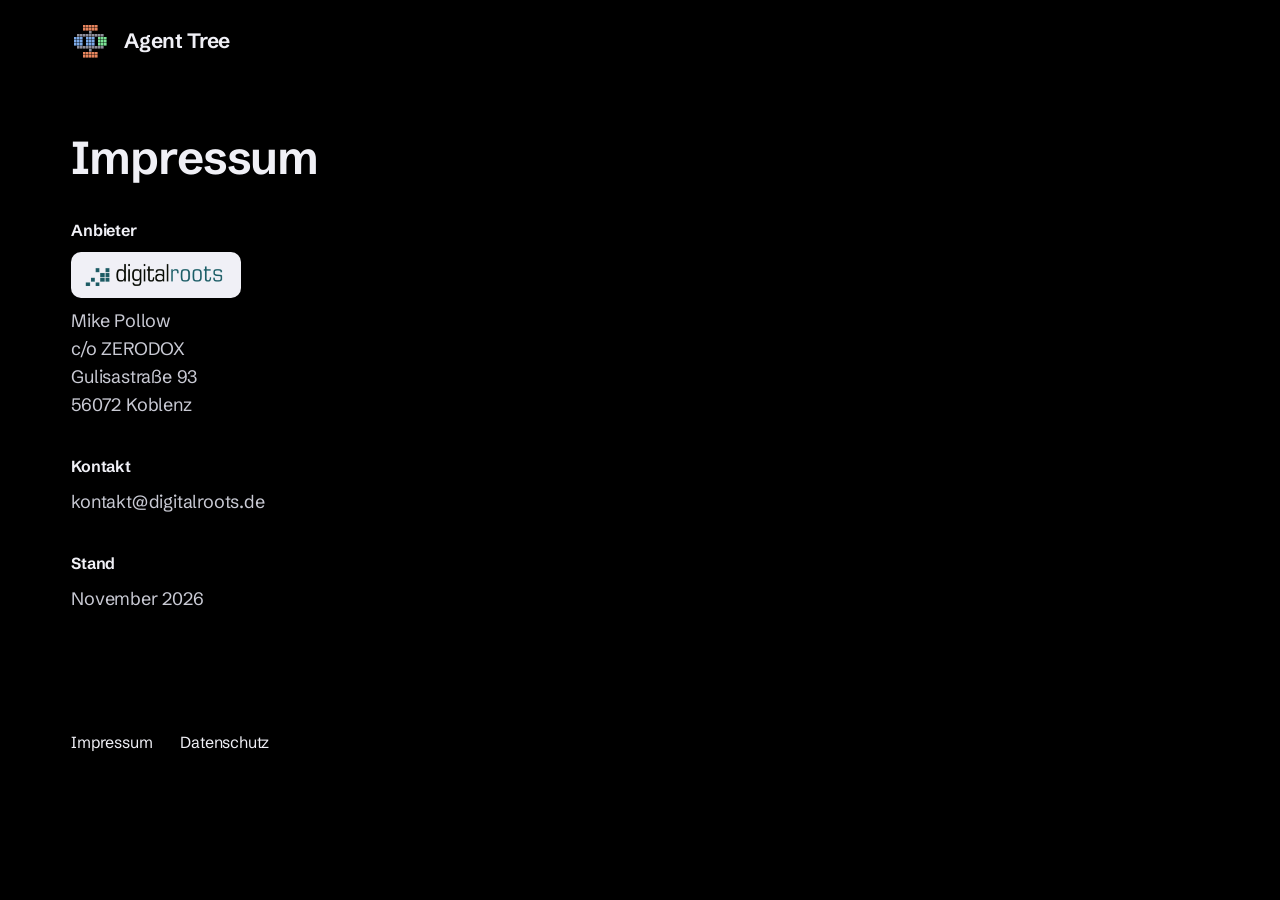
<file: de/impressum.html>
<!doctype html>
<!-- © 2026 Mike Pollow, Digitalroots. Alle Rechte vorbehalten. -->
<html lang="de">
<head>
<meta charset="utf-8">
<meta name="viewport" content="width=device-width, initial-scale=1">
<title>Impressum · Agent Tree</title>
<meta name="description" content="Anbieter und Kontakt der Seite von Agent Tree.">
<meta name="robots" content="noindex">
<meta name="theme-color" content="#000000">
<link rel="canonical" href="https://mikegt4.github.io/agent-tree/de/impressum.html">
<link rel="icon" type="image/png" href="../assets/media/favicon.png">
<link rel="preload" href="../assets/fonts/schibsted-grotesk.woff2" as="font" type="font/woff2" crossorigin>
<link rel="stylesheet" href="../assets/site.css">
</head>
<body>
<a class="sprung" href="#inhalt">Zum Inhalt</a>
<header class="kopf">
  <a class="marke" href="./">
    <img src="../assets/media/logo.png" width="39" height="39" alt="">
    <span class="marke-name">Agent Tree</span>
  </a>
</header>
<main id="inhalt" class="recht">
  <h1>Impressum</h1>
  <h2>Anbieter</h2>
  <p><a class="firmenschild" href="https://www.digitalroots.de/"><img src="../assets/media/digitalroots.png" width="148" height="28" alt="Digitalroots"></a></p>
  <p>Mike Pollow<br>c/o ZERODOX<br>Gulisastraße 93<br>56072 Koblenz</p>
  <h2>Kontakt</h2>
  <p><span data-post>k<span class="tarn" aria-hidden="true">ausfiltern</span>ontakt&#64;digitalro<span class="tarn" aria-hidden="true">.invalid</span>ots.de</span></p>
  <h2>Stand</h2>
  <p>November 2026</p>
</main>
<footer class="fuss">
  <nav class="wege" aria-label="Weiteres">
    <a href="impressum.html">Impressum</a>
    <a href="datenschutz.html">Datenschutz</a>
  </nav>
</footer>
</body>
</html>
</file>
<file: assets/site.css>
/* © 2026 Mike Pollow, Digitalroots. Alle Rechte vorbehalten. */
@font-face {
  font-family: "Schibsted Grotesk";
  src: url("fonts/schibsted-grotesk.woff2") format("woff2");
  font-weight: 400 900;
  font-display: swap;
}

:root {
  --schwarz: #000;
  --buehne: #707688;
  --fenster: #14141b;
  --leiste: #1c1c26;
  --rahmen: #34343f;
  --weiss: #f0f0f6;
  --lesetext: #c9cad4;
  --ruhig: #a9aab6;
  --orange: #e6845d;
  --tinte: #14141b;
  --breite: 1240px;
  --rand: clamp(20px, 4vw, 56px);
  --aus: cubic-bezier(0.23, 1, 0.32, 1);
}

* {
  box-sizing: border-box;
}

html {
  background: var(--schwarz);
  color: var(--weiss);
  color-scheme: dark;
  scrollbar-color: #50536a var(--schwarz);
  -webkit-text-size-adjust: 100%;
}

body {
  margin: 0;
  font-family: "Schibsted Grotesk", "Segoe UI", system-ui, sans-serif;
  font-size: 18px;
  line-height: 1.55;
  letter-spacing: -0.011em;
}

::selection {
  background: var(--orange);
  color: var(--tinte);
}

a {
  color: var(--weiss);
  text-underline-offset: 3px;
}

a:focus-visible,
.knopf:focus-visible {
  outline: 2px solid var(--weiss);
  outline-offset: 3px;
  border-radius: 4px;
}

.sprung {
  position: absolute;
  left: -999px;
  top: 12px;
  background: var(--weiss);
  color: var(--tinte);
  padding: 8px 12px;
  border-radius: 6px;
}

.sprung:focus {
  left: 12px;
}

.meldung {
  position: absolute;
  width: 1px;
  height: 1px;
  margin: -1px;
  overflow: hidden;
  clip-path: inset(50%);
}

.kopf {
  display: flex;
  align-items: center;
  justify-content: space-between;
  gap: 16px 32px;
  flex-wrap: wrap;
  max-width: var(--breite);
  margin: 0 auto;
  padding: 22px var(--rand);
}

.marke {
  display: flex;
  align-items: center;
  gap: 14px;
  text-decoration: none;
}

.marke-name {
  font-size: 1.3rem;
  font-weight: 650;
  letter-spacing: -0.015em;
}

.marke-fuer {
  color: var(--ruhig);
  font-size: 1rem;
}

.wege {
  display: flex;
  flex-wrap: wrap;
  gap: 8px 28px;
  font-size: 1rem;
}

.wege a {
  text-decoration: none;
}

h1,
h2 {
  margin: 0;
  font-weight: 650;
  text-wrap: balance;
}

h1 span,
h2 span {
  display: block;
}

.akzent {
  color: var(--orange);
}

h1 {
  font-size: clamp(2.5rem, 5.1vw, 4.4rem);
  line-height: 1.04;
  letter-spacing: -0.024em;
}

h2 {
  font-size: clamp(1.75rem, 2.7vw, 2.4rem);
  line-height: 1.08;
  letter-spacing: -0.02em;
}

p {
  margin: 0;
  color: var(--lesetext);
}

.rand {
  color: var(--ruhig);
  font-size: 1rem;
}

.auftakt-text {
  max-width: var(--breite);
  margin: 0 auto;
  padding: clamp(20px, 2.4vw, 32px) var(--rand) clamp(32px, 3vw, 40px);
}

.einstieg {
  max-width: 40em;
  margin-top: 16px;
  font-size: clamp(1.15rem, 1.55vw, 1.4rem);
  line-height: 1.45;
  text-wrap: pretty;
}

.befehl {
  display: flex;
  flex-wrap: wrap;
  align-items: center;
  gap: 12px 16px;
  margin-top: 24px;
}

.befehl code {
  display: block;
  max-width: 100%;
  padding: 12px 16px;
  line-height: 1.5;
  overflow-x: auto;
  white-space: nowrap;
  background: #101016;
  border: 1px solid var(--rahmen);
  border-radius: 8px;
  font-family: ui-monospace, "Cascadia Mono", "SF Mono", Menlo, Consolas, monospace;
  font-size: 0.92rem;
  letter-spacing: 0;
}

.zusammen {
  white-space: nowrap;
}

.knopf {
  min-height: 48px;
  min-width: 13.2em;
  padding: 0 20px;
  border: 0;
  border-radius: 8px;
  background: var(--orange);
  color: var(--tinte);
  font: inherit;
  font-weight: 650;
  cursor: pointer;
  transition: transform 120ms var(--aus), background-color 120ms ease;
}

.knopf:active {
  transform: translateY(1px) scale(0.985);
  transition-duration: 90ms;
}

.befehl + p {
  margin-top: 16px;
}

.buehne,
.szenen {
  background: var(--buehne);
}

.buehne-auftakt {
  padding: clamp(24px, 2.6vw, 36px) 0 0;
}

.buehne-innen {
  max-width: var(--breite);
  margin: 0 auto;
  padding: 0 var(--rand);
}

.schilder {
  display: grid;
  grid-template-columns: 67.6fr 32.4fr;
  gap: 6px;
  margin-bottom: 14px;
}

.schild-feld {
  display: flex;
  flex-direction: column;
  align-items: center;
  gap: 10px;
  color: var(--weiss);
}

.schild-feld::after {
  content: "";
  width: 100%;
  height: 9px;
  border: 4px solid currentColor;
  border-bottom: 0;
}

.schild-feld-leiste {
  color: var(--orange);
}

.schild {
  padding: 6px 16px;
  border-radius: 10px;
  background: var(--weiss);
  color: var(--tinte);
  font-size: clamp(0.82rem, 1.5vw, 1.35rem);
  font-weight: 680;
  line-height: 1.2;
  white-space: nowrap;
}

.schild-orange {
  background: var(--orange);
}

@media (prefers-reduced-motion: no-preference) {
  .schild,
  .schild-feld::after {
    animation: auftritt 520ms var(--aus) 240ms backwards;
  }

  .schild-feld-leiste .schild,
  .schild-feld-leiste::after {
    animation-delay: 330ms;
  }

  .schild-feld::after {
    transform-origin: center;
    animation-name: klammer;
  }
}

@keyframes auftritt {
  from {
    opacity: 0;
    transform: translateY(8px);
  }
}

@keyframes klammer {
  from {
    opacity: 0;
    transform: scaleX(0.86);
  }
}

.fenster {
  position: relative;
  margin: 0;
  overflow: hidden;
  border-radius: 12px;
  background: var(--fenster);
  box-shadow: 0 22px 44px -14px rgb(18 20 28 / 0.6);
}

.fensterleiste {
  position: relative;
  display: flex;
  align-items: center;
  gap: 8px;
  height: 30px;
  padding: 0 12px;
  background: var(--leiste);
}

.fensterleiste::after {
  content: "acme-shop";
  position: absolute;
  left: 50%;
  color: #8d8e9b;
  font-size: 0.72rem;
  font-weight: 500;
  line-height: 30px;
  letter-spacing: 0;
  transform: translateX(-50%);
}

.fensterleiste i {
  width: 11px;
  height: 11px;
  border-radius: 50%;
  background: #ff5f57;
}

.fensterleiste i:nth-child(2) {
  background: #febc2e;
}

.fensterleiste i:nth-child(3) {
  background: #28c840;
}

.film {
  display: block;
  width: 100%;
  height: auto;
}

.fenster-leiste,
.film-hoch {
  display: none;
}

.halt {
  position: absolute;
  top: 1px;
  right: 6px;
  display: grid;
  place-items: center;
  width: 28px;
  height: 28px;
  padding: 0;
  border: 0;
  border-radius: 6px;
  background: transparent;
  color: var(--ruhig);
  cursor: pointer;
  transition: color 120ms ease, background-color 120ms ease;
}

.halt::after {
  content: "";
  position: absolute;
  inset: -8px;
}

.halt svg {
  width: 12px;
  height: 12px;
  fill: currentColor;
}

.halt:focus-visible {
  outline: 2px solid var(--weiss);
  outline-offset: 1px;
}

.szenen {
  padding-bottom: clamp(88px, 9.5vw, 144px);
}

.szene {
  max-width: var(--breite);
  margin: 0 auto;
  padding: clamp(88px, 9.5vw, 144px) var(--rand) 0;
}

.titel {
  display: grid;
  grid-template-columns: minmax(0, 1.25fr) minmax(0, 1fr);
  align-items: end;
  gap: 14px 56px;
  padding: 30px 38px 32px;
  border-radius: 12px;
  background: var(--schwarz);
}

.titel-allein {
  grid-template-columns: minmax(0, 1fr);
}

.titel h2 {
  font-size: clamp(1.75rem, 3.05vw, 2.75rem);
  line-height: 1.06;
}

.titel p {
  max-width: 24em;
  padding-bottom: 0.16em;
  font-size: clamp(1.06rem, 1.5vw, 1.28rem);
  line-height: 1.45;
  text-wrap: pretty;
}

.szene .fenster {
  margin-top: 16px;
}

.einbau {
  display: grid;
  grid-template-columns: minmax(0, 1fr) auto;
  align-items: end;
  gap: 32px;
  max-width: var(--breite);
  margin: 0 auto;
  padding: clamp(64px, 8vw, 120px) var(--rand) clamp(40px, 5vw, 72px);
}

.siegel {
  width: clamp(150px, 12.5vw, 180px);
  height: auto;
  image-rendering: pixelated;
}

.einbau h2 {
  font-size: clamp(1.9rem, 3.6vw, 3.25rem);
  line-height: 1.05;
}

.einbau .befehl {
  margin-top: 28px;
}

.einbau p {
  max-width: 36em;
}

.einbau p + p {
  margin-top: 10px;
}

.recht {
  max-width: var(--breite);
  margin: 0 auto;
  padding: clamp(28px, 4vw, 56px) var(--rand) clamp(56px, 7vw, 96px);
}

.recht h1 {
  font-size: clamp(2rem, 3.6vw, 3.25rem);
  line-height: 1.05;
  letter-spacing: -0.024em;
}

.recht h2 {
  margin-top: 2.2em;
  font-size: 1rem;
  font-weight: 650;
  line-height: 1.55;
  letter-spacing: -0.011em;
}

.recht p {
  max-width: 34em;
  margin-top: 0.5em;
}

.recht a {
  color: inherit;
  text-decoration-thickness: 1px;
}

.firmenschild {
  display: inline-block;
  padding: 10px 14px 9px 8px;
  border-radius: 10px;
  background: var(--weiss);
  line-height: 0;
}

.firmenschild img {
  width: 148px;
  height: auto;
}

.tarn {
  display: none;
}

.fuss {
  display: flex;
  flex-wrap: wrap;
  align-items: baseline;
  gap: 10px 32px;
  max-width: var(--breite);
  margin: 0 auto;
  padding: 28px var(--rand) 44px;
  font-size: 1rem;
}

.fuss p {
  color: var(--ruhig);
}

.wege a,
.einbau a {
  padding-bottom: 3px;
  background: linear-gradient(currentColor, currentColor) 0 100% / 0 1px no-repeat;
  text-decoration: none;
  transition: background-size 150ms var(--aus);
}

.einbau a {
  background-size: 100% 1px;
}

@media (hover: hover) and (pointer: fine) {
  .knopf:hover {
    background: #f09a76;
    transform: translateY(-1px);
  }

  .knopf:hover:active {
    transform: translateY(1px) scale(0.985);
  }

  .wege a:hover {
    background-size: 100% 1px;
  }

  .einbau a:hover,
  .recht a:hover {
    color: var(--orange);
  }

  .halt:hover {
    background: rgb(255 255 255 / 0.1);
    color: var(--weiss);
  }
}

@media (max-width: 899px) {
  .titel {
    grid-template-columns: minmax(0, 1fr);
    padding: 26px 28px 28px;
  }

  .einbau {
    grid-template-columns: minmax(0, 1fr);
  }

  .siegel {
    display: none;
  }
}

@media (max-width: 759px) {
  body {
    font-size: 17px;
  }

  h1 {
    font-size: 2rem;
  }

  .schild {
    padding: 4px 8px;
    border-radius: 8px;
  }

  .schild-feld {
    gap: 7px;
  }

  .schild-feld::after {
    height: 7px;
    border-width: 3px;
  }

  .fenster-leiste {
    display: block;
    width: min(100%, 420px);
    margin: 28px auto 0;
  }

  .fenster-terminal .halt,
  .film-breit {
    display: none;
  }

  .film-hoch {
    display: block;
  }

  .szene .fenster {
    width: min(100%, 460px);
    margin-inline: auto;
  }

  .titel {
    padding: 22px 20px 24px;
    border-radius: 10px;
  }

  .befehl code {
    padding: 10px 14px;
    white-space: normal;
  }

  .befehl .knopf {
    width: 100%;
  }
}

@media (prefers-reduced-motion: reduce) {
  .knopf,
  .halt,
  .wege a,
  .einbau a {
    transition: none;
  }
}
</file>
